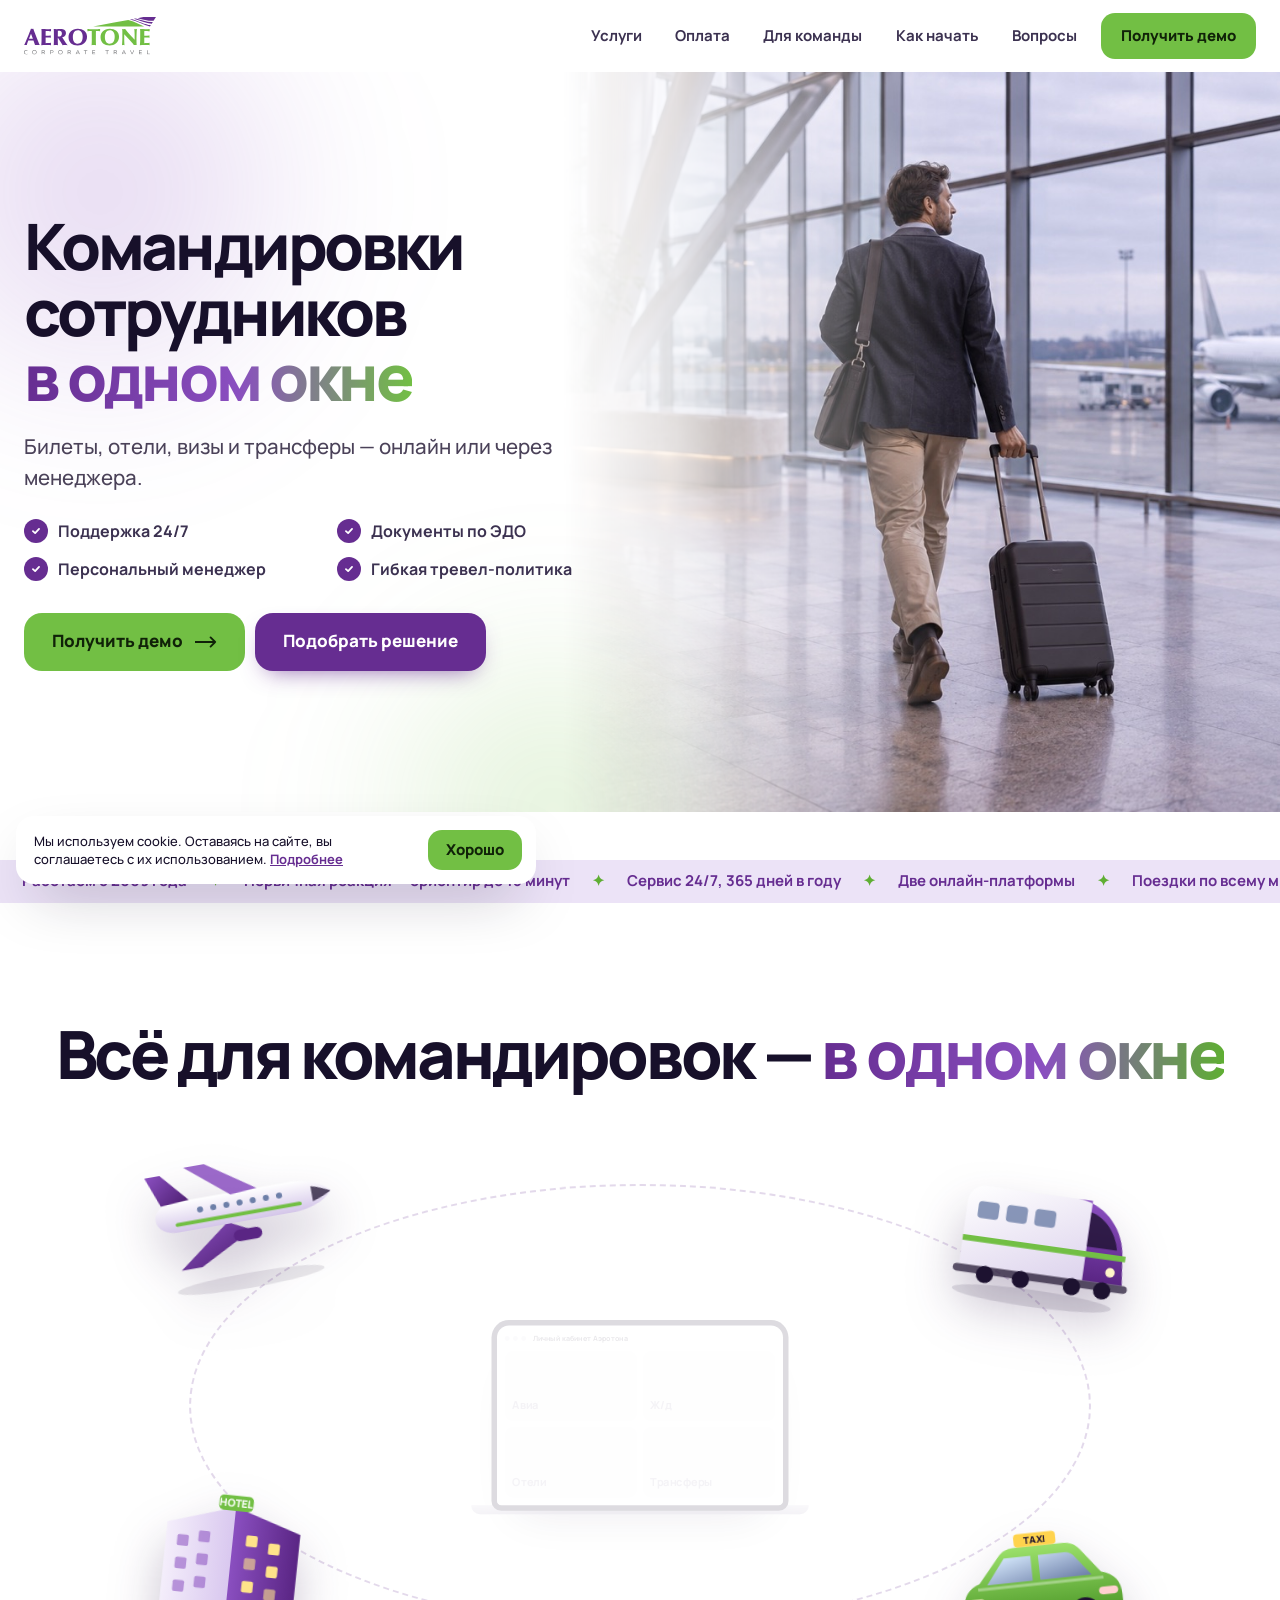
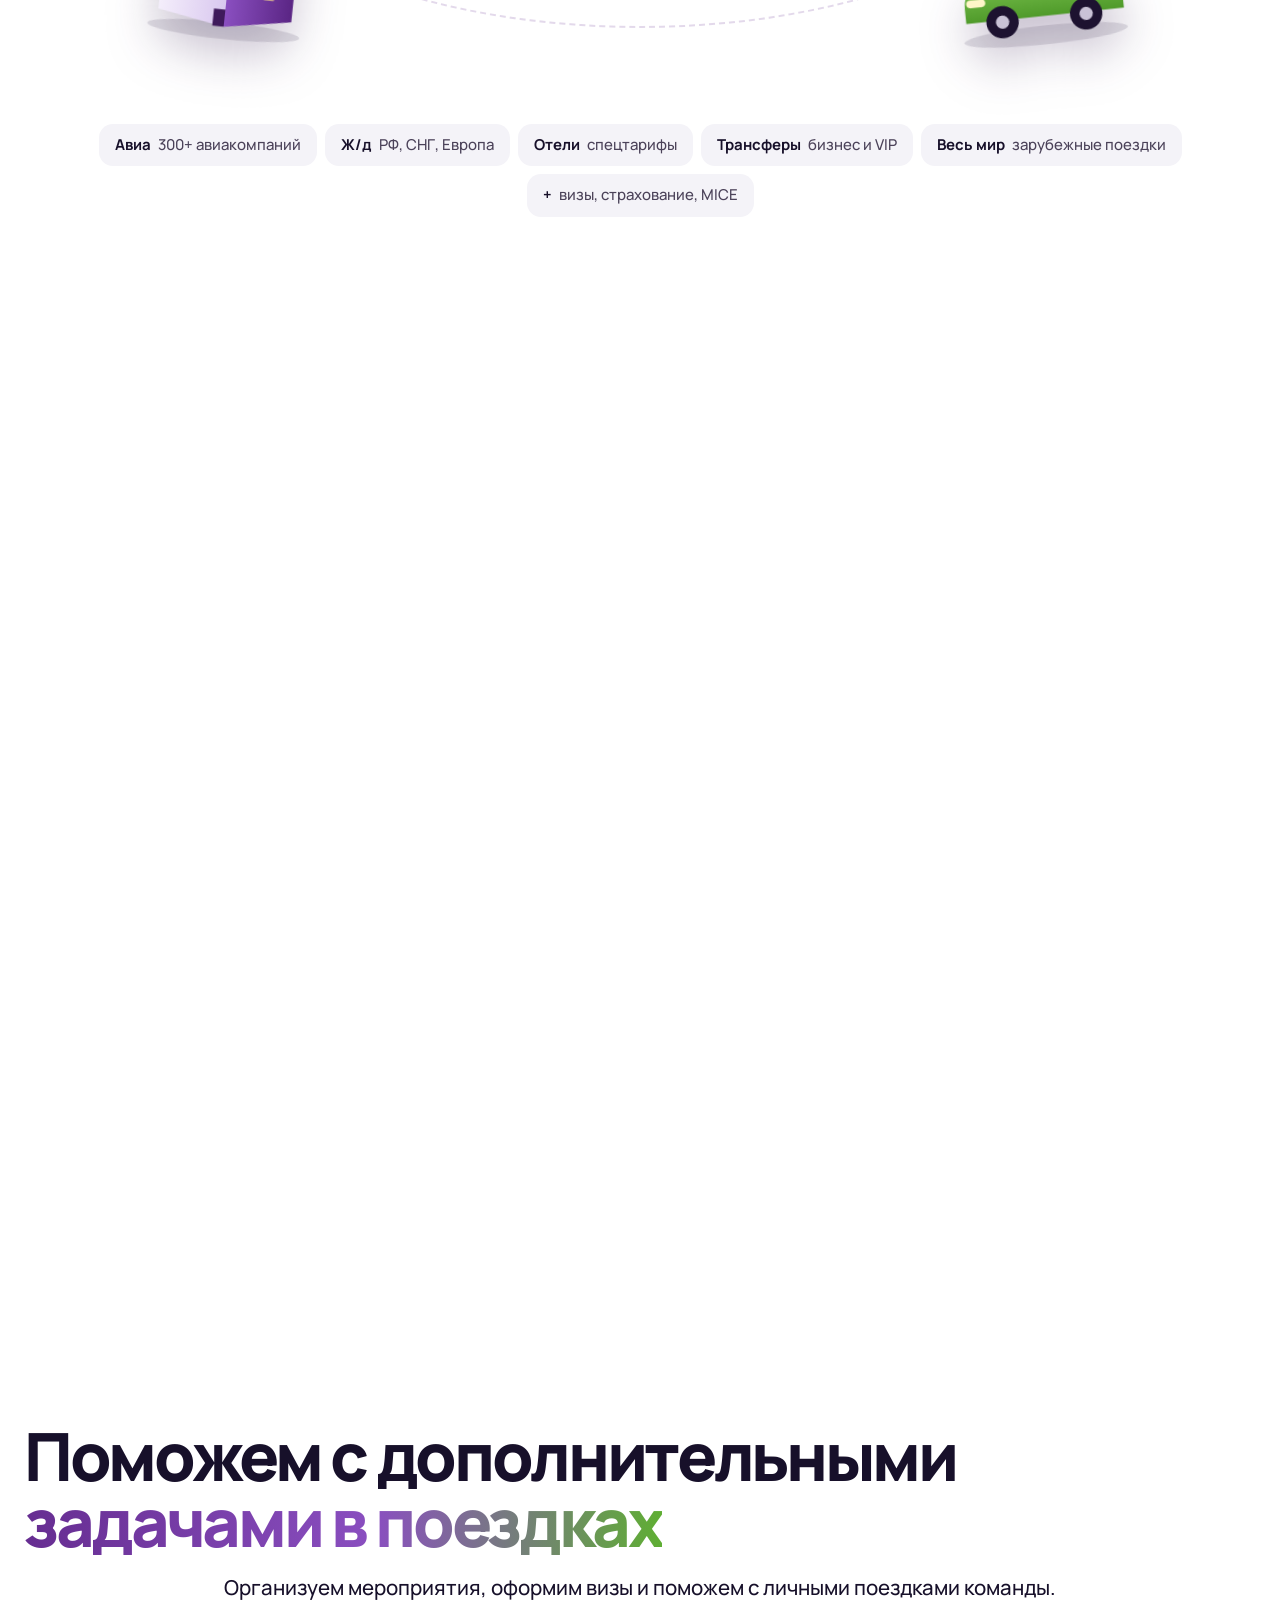
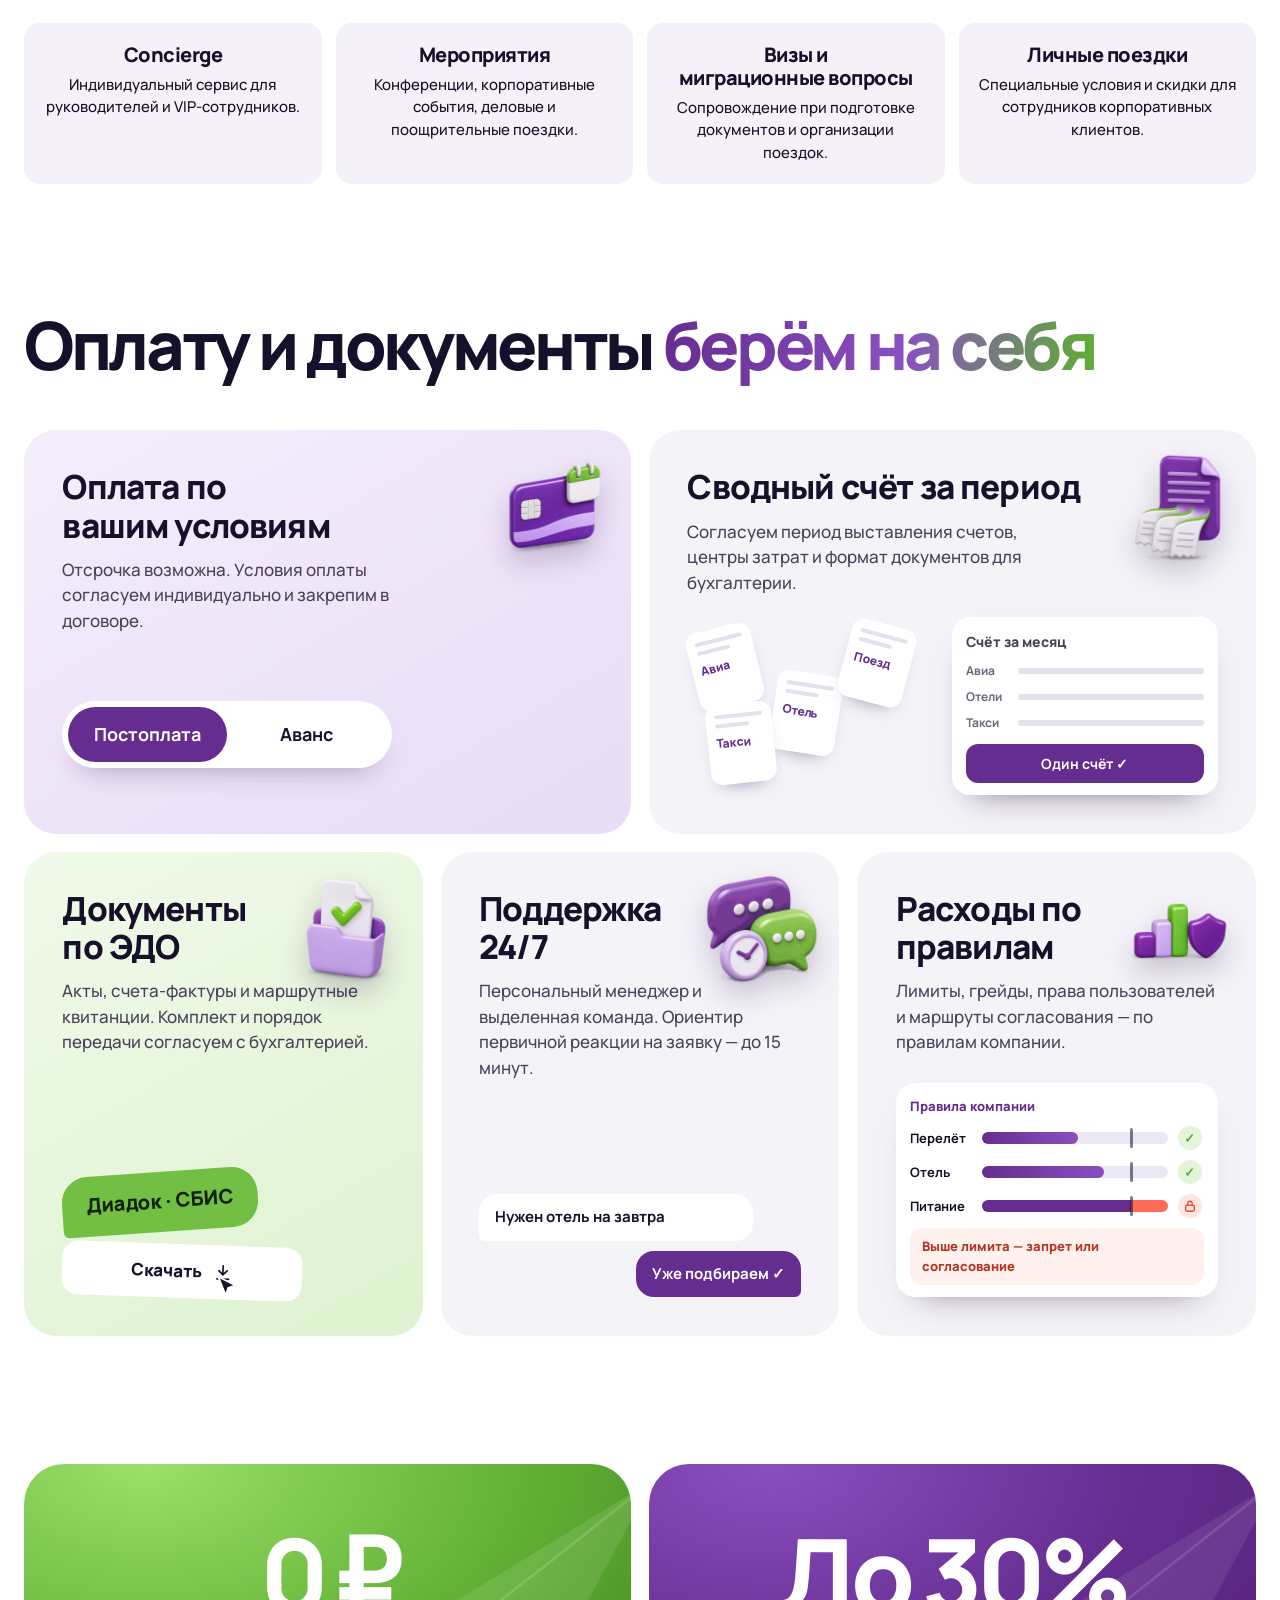
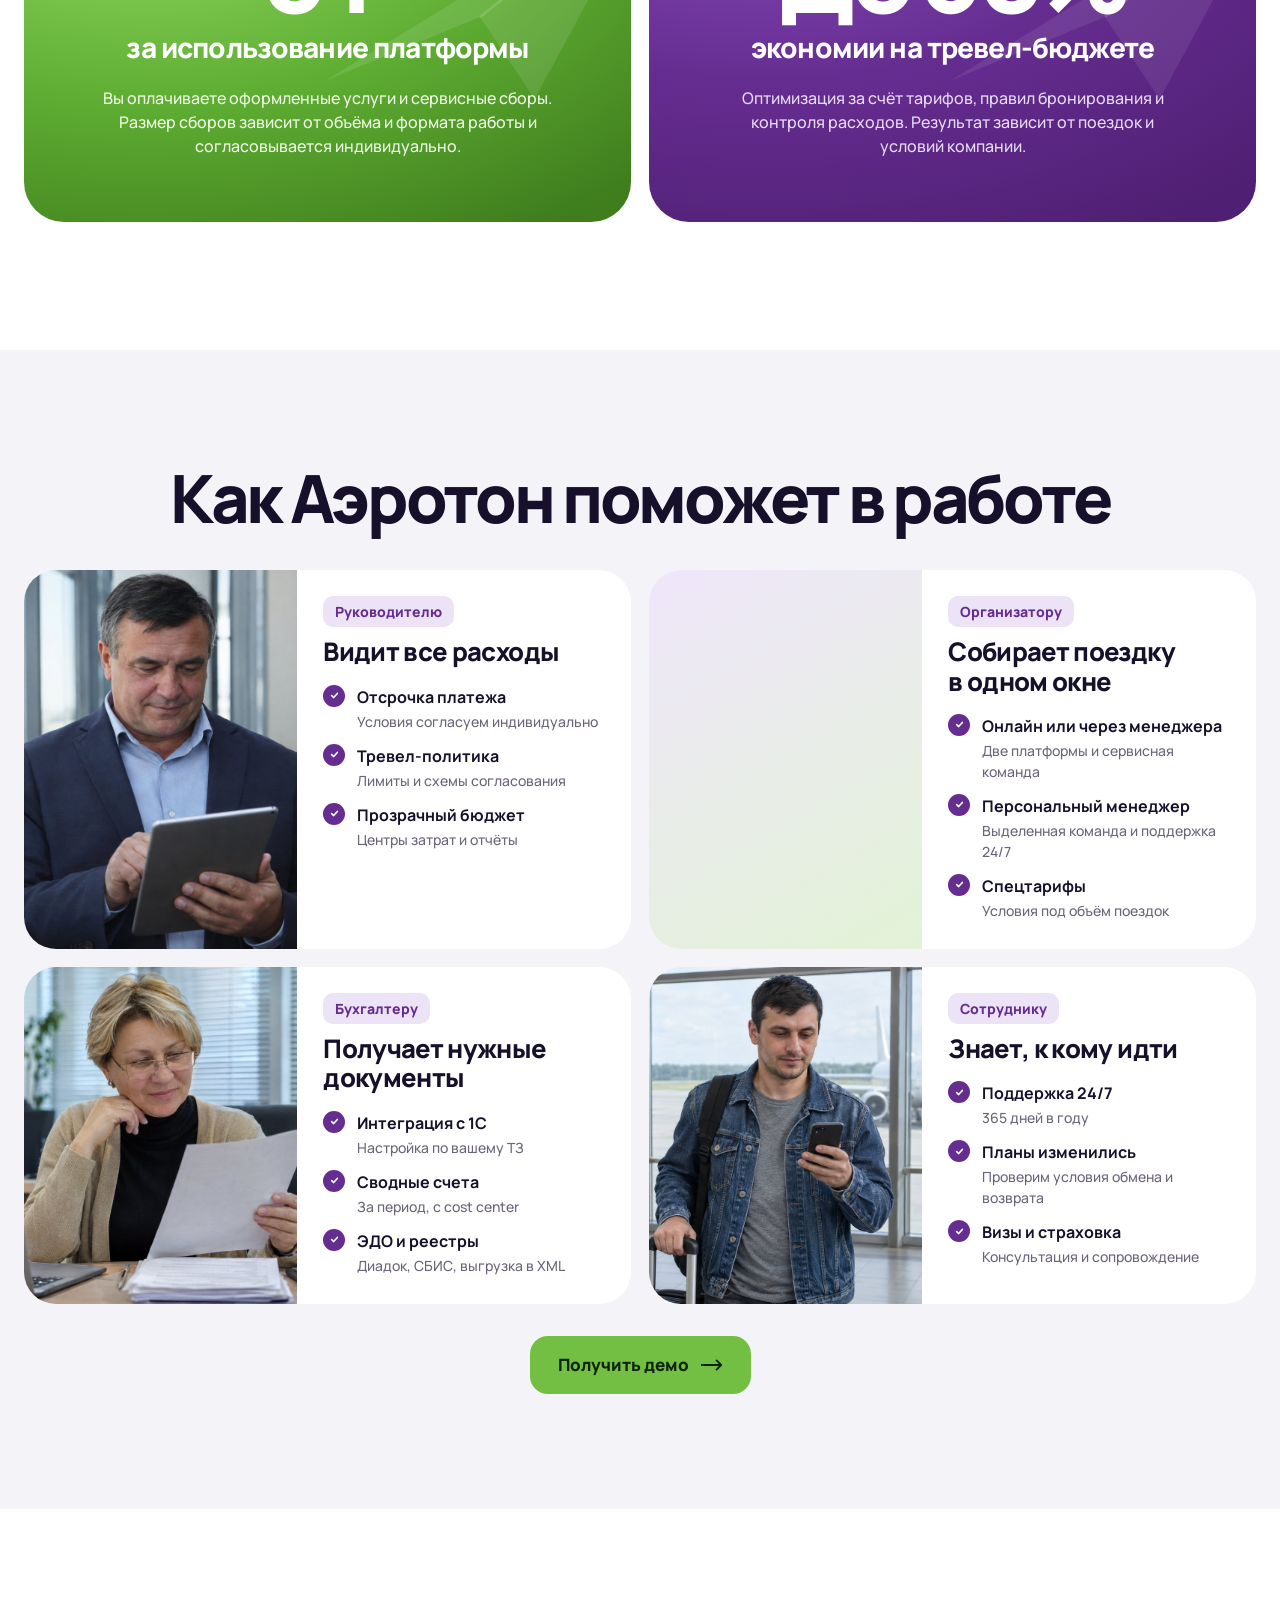
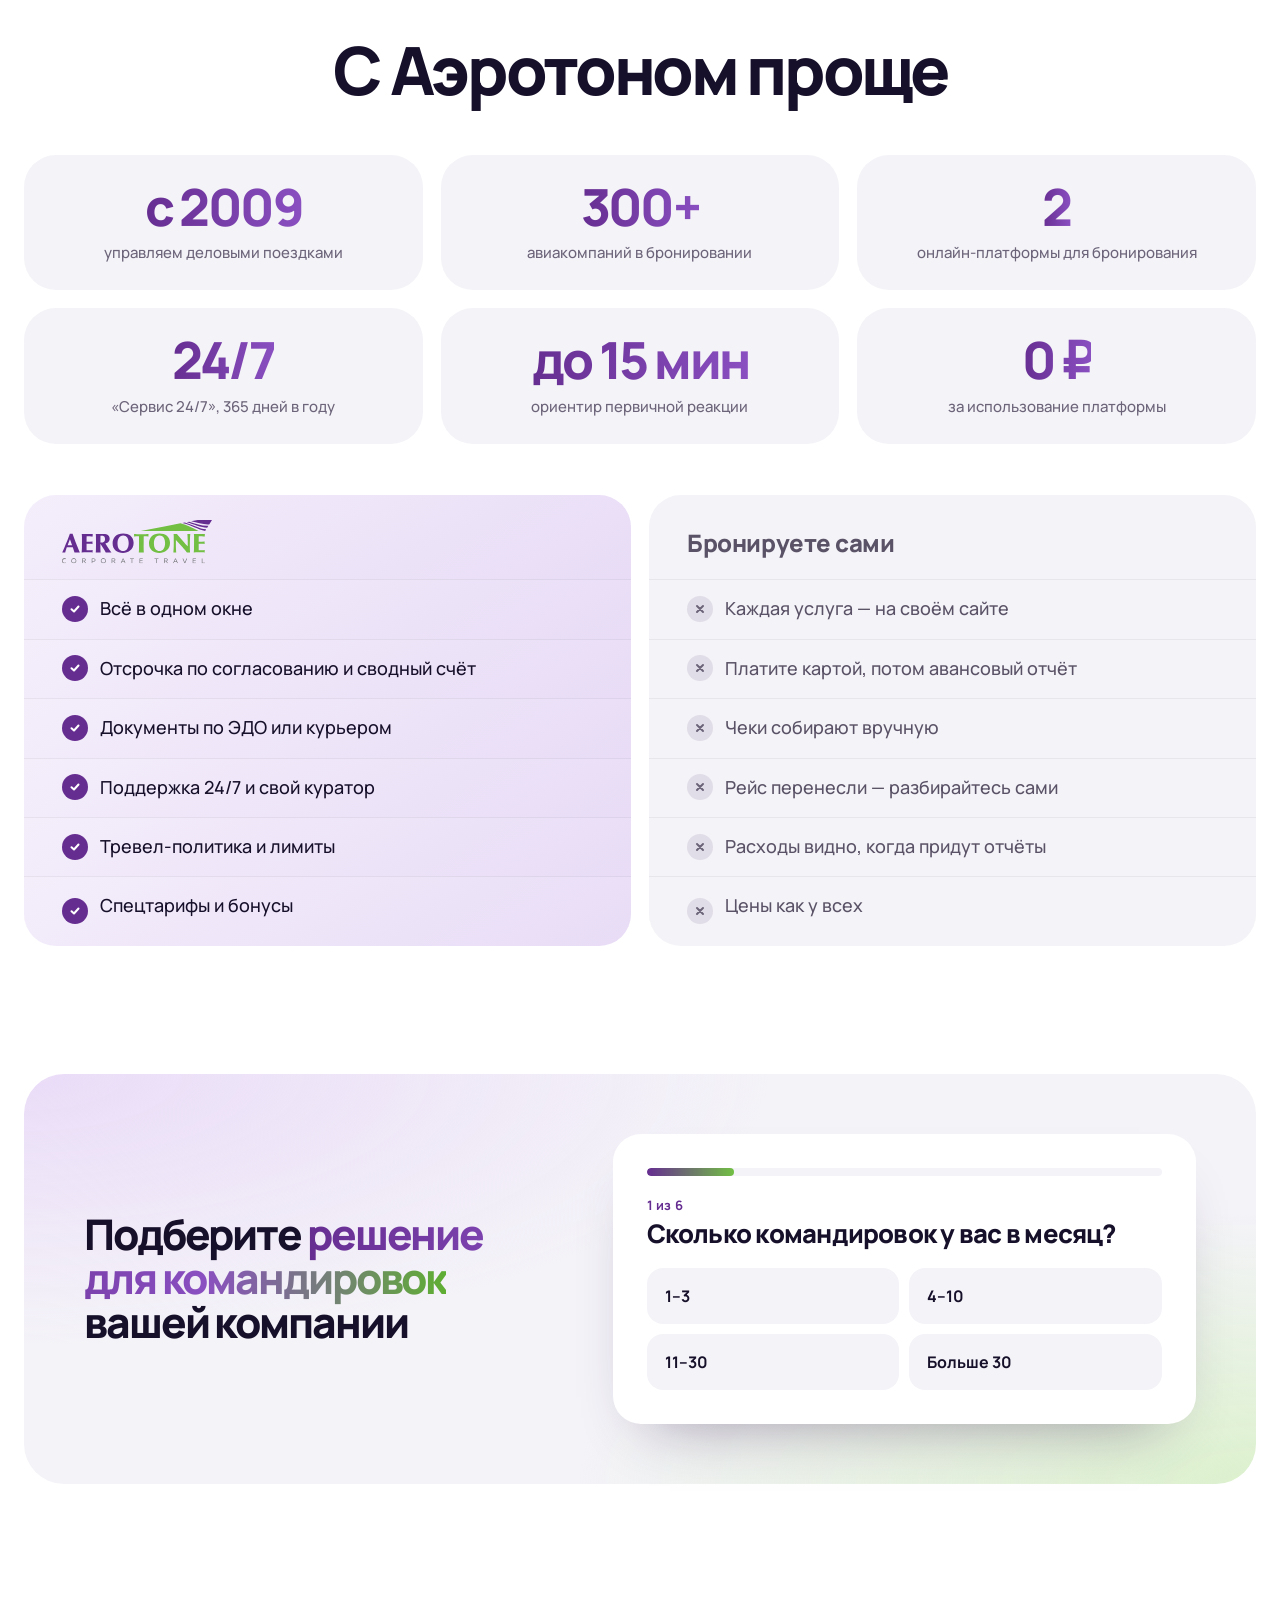
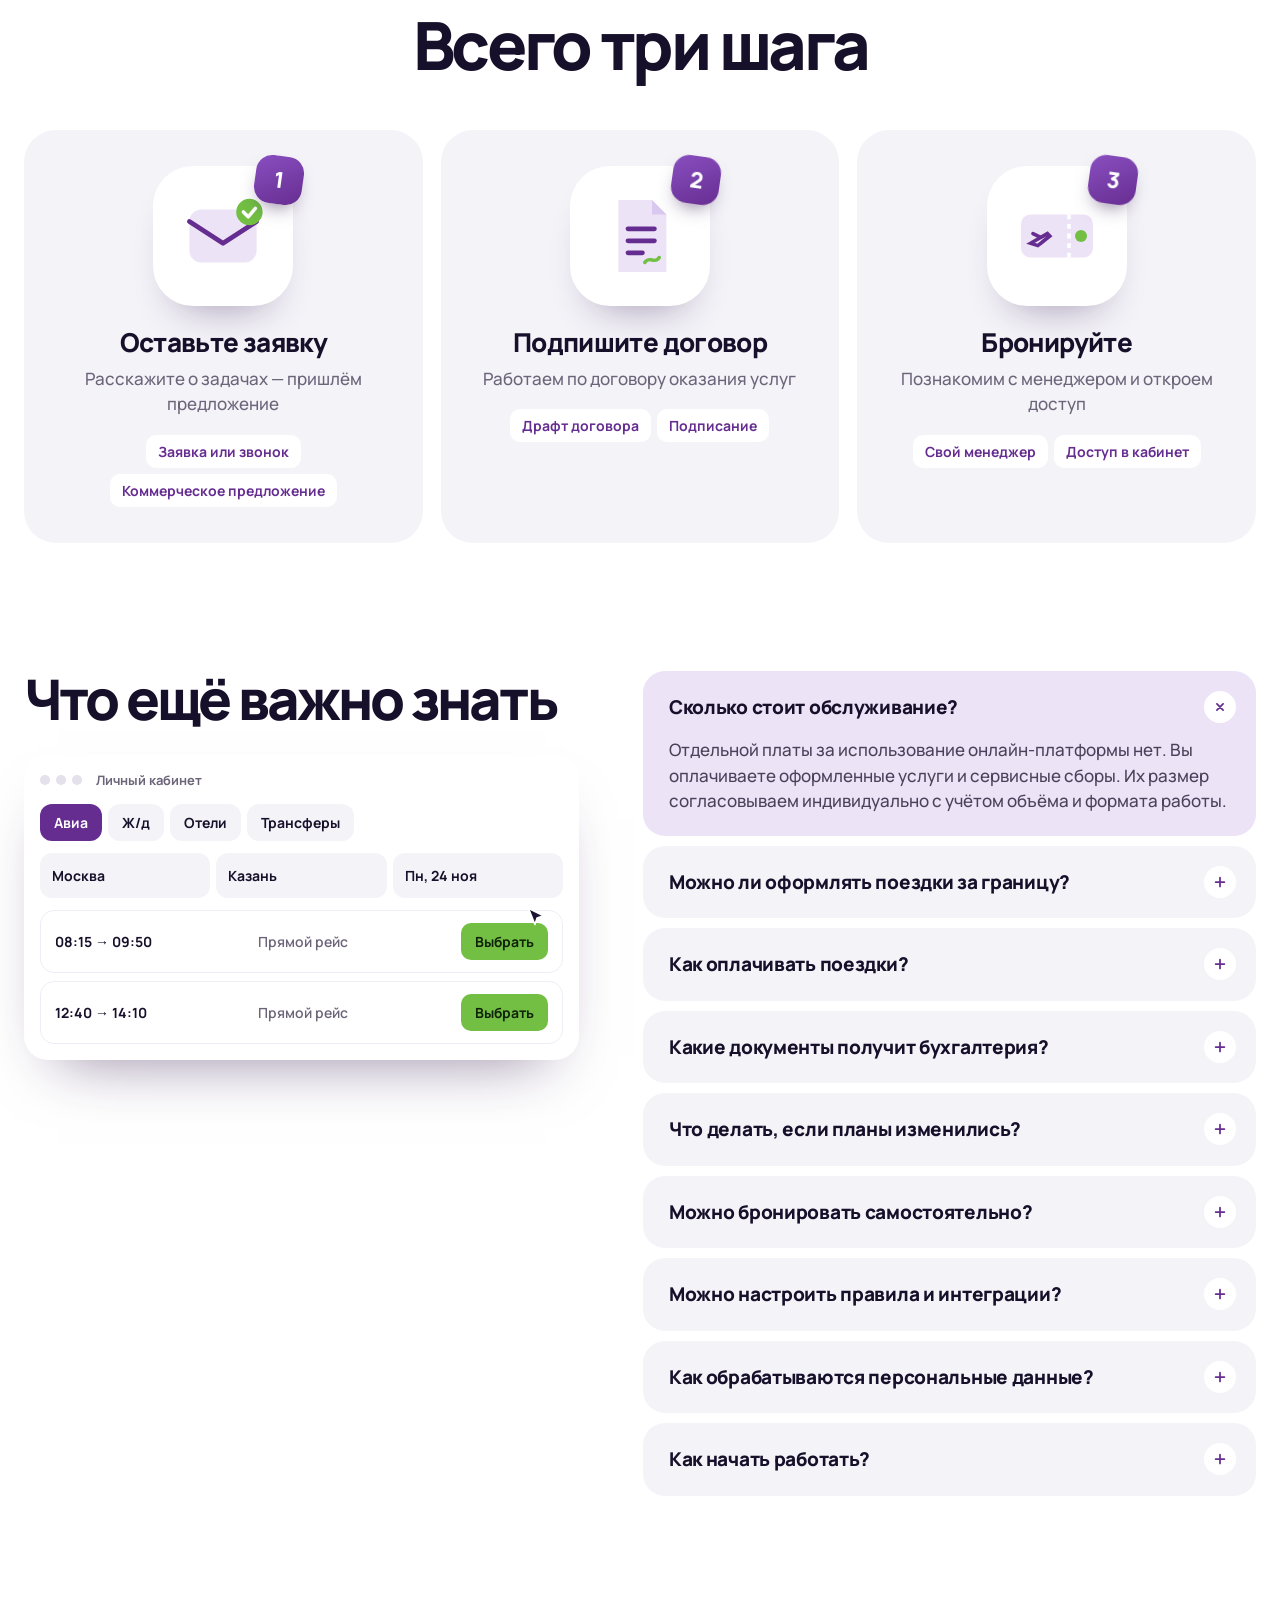
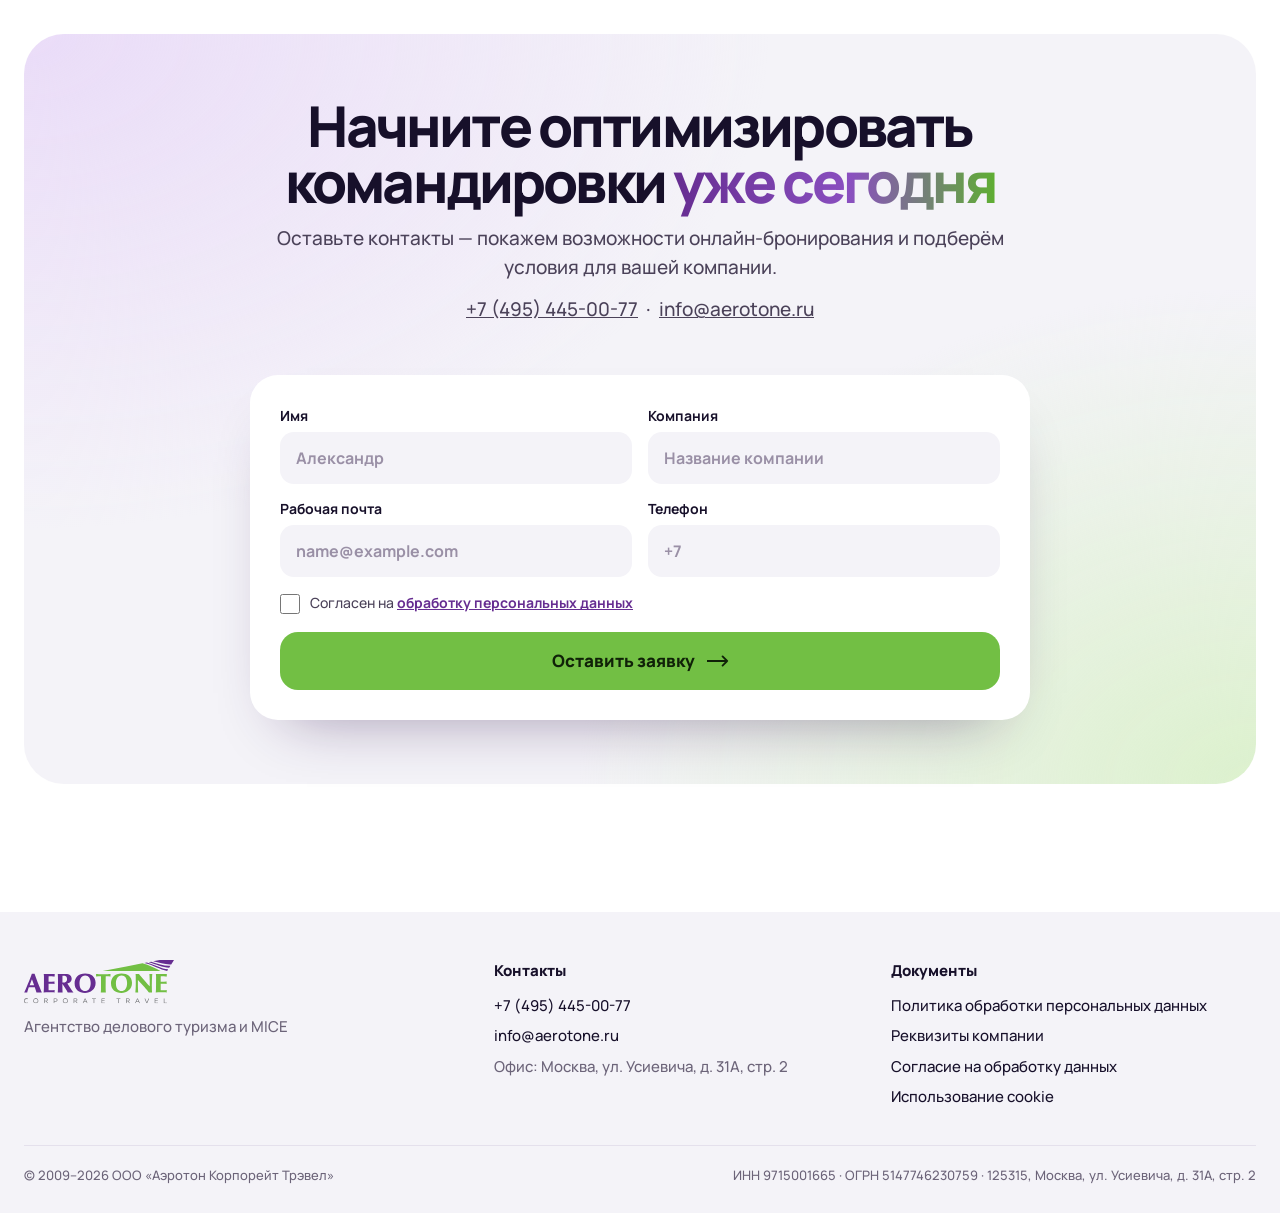
<file: index.html>
<!doctype html>
<html lang="ru">
<head>
  <meta charset="utf-8">
  <meta name="viewport" content="width=device-width, initial-scale=1">
  <meta name="robots" content="noindex, nofollow">
  <meta name="description" content="Аэротон — организация командировок в одном окне. Две онлайн-платформы, обслуживание через менеджеров, поддержка 24/7, тревел-политика и интеграции. С 2009 года.">
  <title>Аэротон — командировки для бизнеса</title>
  <link rel="stylesheet" href="styles.css">
  <script src="lead-config.js" defer></script>
  <script src="lead-form.js" defer></script>
  <script src="preview.js" defer></script>
</head>
<body>
  <a class="skip" href="#main">К содержанию</a>

  <header class="top" id="top">
    <div class="wrap top-in">
      <a class="brand" href="#top" aria-label="Аэротон, к началу"><img src="assets/logo.svg" width="160" height="47" alt="Аэротон"></a>
      <nav aria-label="Разделы лендинга">
        <a href="#services">Услуги</a>
        <a href="#money">Оплата</a>
        <a href="#roles">Для команды</a>
        <a href="#start">Как начать</a>
        <a href="#faq">Вопросы</a>
      </nav>
      <a class="btn btn-sm" href="#request">Получить демо</a>
    </div>
  </header>

  <main id="main">
    <!-- 1. Первый экран -->
    <section class="hl-hero" aria-labelledby="hero-title">
      <div class="blob b1" aria-hidden="true"></div>
      <div class="blob b2" aria-hidden="true"></div>
      <figure class="hl-photo"><img src="assets/airport-traveler.jpg" width="1320" height="880" alt="" fetchpriority="high"></figure>
      <div class="wrap hl-in">
        <div class="hl-copy">
          <h1 id="hero-title" data-r>Командировки сотрудников <em>в&nbsp;одном окне</em></h1>
          <p class="lead" data-r style="--d:.08s">Билеты, отели, визы и трансферы — онлайн или через менеджера.</p>
          <ul class="facts" data-r style="--d:.16s">
            <li>Поддержка 24/7</li><li>Документы по ЭДО</li><li>Персональный менеджер</li><li>Гибкая тревел-политика</li>
          </ul>
          <div class="hero-cta" data-r style="--d:.24s">
            <a class="btn" href="#request">Получить демо <svg class="arr" viewBox="0 0 24 12" aria-hidden="true"><path d="M0 6h22M17 1l5 5-5 5"/></svg></a>
            <a class="btn btn-purple" href="#quiz">Подобрать решение</a>
          </div>
        </div>
      </div>
    </section>

    <div class="ticker" aria-label="Коротко об Аэротоне">
    <div class="ticker-track">
      <span>Работаем с 2009 года</span><span>Первичная реакция — ориентир до 15 минут</span><span>Сервис 24/7, 365 дней в году</span><span>Две онлайн-платформы</span><span>Поездки по всему миру</span><span>Отсрочка по согласованию</span><span>ЭДО: Диадок, СБИС</span><span>300+ авиакомпаний</span>
      <span aria-hidden="true">Работаем с 2009 года</span><span aria-hidden="true">Первичная реакция — ориентир до 15 минут</span><span aria-hidden="true">Сервис 24/7, 365 дней в году</span><span aria-hidden="true">Две онлайн-платформы</span><span aria-hidden="true">Поездки по всему миру</span><span aria-hidden="true">Отсрочка по согласованию</span><span aria-hidden="true">ЭДО: Диадок, СБИС</span><span aria-hidden="true">300+ авиакомпаний</span>
    </div>
  </div>

    <!-- 2. Услуги: при прокрутке всё собирается в одну платформу -->
    <section class="merge" id="services" aria-labelledby="services-title">
      <div class="merge-sticky">
        <div class="wrap merge-head">
          <h2 id="services-title" class="h-big center">Всё для командировок&nbsp;— <span class="hl">в&nbsp;одном окне</span></h2>
        </div>
        <div class="merge-stage" aria-hidden="true">
          <div class="orbit"></div>
          <div class="win"><b>Поездка собрана!</b><span>Онлайн-бронирование и помощь менеджера</span><i></i><i></i><i></i><i></i><i></i><i></i><i></i><i></i><i></i><i></i><i></i><i></i></div>
          <div class="laptop">
            <div class="screen">
              <div class="scr-bar"><i></i><i></i><i></i><span>Личный кабинет Аэротона</span></div>
              <div class="tiles">
                <span class="tile" data-t="3"><b>Авиа</b></span>
                <span class="tile" data-t="2"><b>Ж/д</b></span>
                <span class="tile" data-t="1"><b>Отели</b></span>
                <span class="tile" data-t="0"><b>Трансферы</b></span>
              </div>
              
            </div>
            <div class="base"></div>
          </div>
          <svg class="fly f-plane" data-obj="3" viewBox="0 0 220 160">
            <defs>
              <linearGradient id="pF" x1="0" y1="0" x2="0" y2="1"><stop offset="0" stop-color="#ffffff"/><stop offset="1" stop-color="#d4c6e9"/></linearGradient>
              <linearGradient id="pW" x1="0" y1="0" x2="1" y2="1"><stop offset="0" stop-color="#8a4fc0"/><stop offset="1" stop-color="#4e1f72"/></linearGradient>
            </defs>
            <ellipse cx="110" cy="148" rx="78" ry="8" fill="#1d1230" opacity=".1"/>
            <path d="M96 84 40 126h22l58-30z" fill="url(#pW)"/>
            <path d="M22 70c0-10 10-16 22-16h120c22 0 38 8 44 16-6 8-22 16-44 16H44c-12 0-22-6-22-16z" fill="url(#pF)"/>
            <path d="M30 56 18 24h16l26 30z" fill="url(#pW)"/>
            <path d="M104 56 60 20h22l50 34z" fill="#8a4fc0" opacity=".85"/>
            <path d="M188 62c8 2 14 5 20 8-6 3-12 6-20 8z" fill="#1d1230" opacity=".75"/>
            <g fill="#6d7fa8"><circle cx="70" cy="66" r="3.2"/><circle cx="84" cy="66" r="3.2"/><circle cx="98" cy="66" r="3.2"/><circle cx="112" cy="66" r="3.2"/><circle cx="126" cy="66" r="3.2"/><circle cx="140" cy="66" r="3.2"/><circle cx="154" cy="66" r="3.2"/></g>
            <path d="M44 78h130" stroke="#72bf44" stroke-width="4" stroke-linecap="round"/>
            <rect x="100" y="94" width="30" height="12" rx="6" fill="#5a2584"/>
          </svg>
          <svg class="fly f-train" data-obj="2" viewBox="0 0 220 160">
            <defs>
              <linearGradient id="tB" x1="0" y1="0" x2="1" y2="1"><stop offset="0" stop-color="#ffffff"/><stop offset="1" stop-color="#d8cdea"/></linearGradient>
              <linearGradient id="tF" x1="0" y1="0" x2="0" y2="1"><stop offset="0" stop-color="#8a4fc0"/><stop offset="1" stop-color="#5a2584"/></linearGradient>
            </defs>
            <ellipse cx="110" cy="146" rx="84" ry="9" fill="#1d1230" opacity=".12"/>
            <path d="M30 54c0-10 8-18 18-18h96c26 0 50 22 54 50l4 34H30z" fill="url(#tB)"/>
            <path d="M144 36c26 0 50 22 54 50l4 34h-42V36z" fill="url(#tF)"/>
            <path d="M160 48c16 4 28 18 32 36h-32z" fill="#1d1230" opacity=".8"/>
            <g fill="#6d7fa8" opacity=".8"><rect x="42" y="52" width="22" height="18" rx="4"/><rect x="72" y="52" width="22" height="18" rx="4"/><rect x="102" y="52" width="22" height="18" rx="4"/></g>
            <path d="M30 92h172" stroke="#72bf44" stroke-width="6"/>
            <circle cx="188" cy="108" r="5" fill="#fff6c9"/>
            <rect x="24" y="120" width="184" height="8" rx="4" fill="#1d1230" opacity=".7"/>
            <circle cx="58" cy="128" r="9" fill="#1d1230"/><circle cx="96" cy="128" r="9" fill="#1d1230"/><circle cx="150" cy="128" r="9" fill="#1d1230"/><circle cx="182" cy="128" r="9" fill="#1d1230"/>
          </svg>
          <svg class="fly f-hotel" data-obj="1" viewBox="0 0 220 160">
            <defs>
              <linearGradient id="hL" x1="0" y1="0" x2="1" y2="0"><stop offset="0" stop-color="#f4eefb"/><stop offset="1" stop-color="#d9c8ef"/></linearGradient>
              <linearGradient id="hR" x1="0" y1="0" x2="1" y2="0"><stop offset="0" stop-color="#8a4fc0"/><stop offset="1" stop-color="#5a2584"/></linearGradient>
            </defs>
            <ellipse cx="110" cy="148" rx="80" ry="9" fill="#1d1230" opacity=".12"/>
            <path d="M40 40 110 18v126L40 132z" fill="url(#hL)"/>
            <path d="M110 18l70 22v92l-70 12z" fill="url(#hR)"/>
            <g fill="#8a4fc0" opacity=".55"><rect x="52" y="52" width="12" height="12" rx="2"/><rect x="74" y="46" width="12" height="12" rx="2"/><rect x="52" y="76" width="12" height="12" rx="2"/><rect x="74" y="70" width="12" height="12" rx="2"/><rect x="52" y="100" width="12" height="12" rx="2"/><rect x="74" y="94" width="12" height="12" rx="2"/></g>
            <g fill="#ffe38a"><rect x="124" y="46" width="12" height="12" rx="2"/><rect x="148" y="52" width="12" height="12" rx="2"/><rect x="124" y="70" width="12" height="12" rx="2" opacity=".6"/><rect x="148" y="76" width="12" height="12" rx="2"/><rect x="124" y="94" width="12" height="12" rx="2"/><rect x="148" y="100" width="12" height="12" rx="2" opacity=".6"/></g>
            <rect x="92" y="6" width="36" height="16" rx="5" fill="#72bf44"/>
            <text x="110" y="18" font-family="Manrope,Arial" font-size="11" font-weight="800" text-anchor="middle" fill="#fff">HOTEL</text>
            <path d="M98 144v-18h12v18" fill="#3f1a5c"/>
          </svg>
          <svg class="fly f-taxi" data-obj="0" viewBox="0 0 220 160">
            <defs>
              <linearGradient id="carB" x1="0" y1="0" x2="0" y2="1"><stop offset="0" stop-color="#9be06a"/><stop offset="1" stop-color="#4f9a2a"/></linearGradient>
              <linearGradient id="carW" x1="0" y1="0" x2="1" y2="1"><stop offset="0" stop-color="#d9ecff"/><stop offset="1" stop-color="#6d7fa8"/></linearGradient>
            </defs>
            <ellipse cx="110" cy="142" rx="86" ry="10" fill="#1d1230" opacity=".12"/>
            <path d="M28 108c0-14 6-22 18-26l22-26c4-5 10-8 17-8h52c7 0 13 3 17 8l20 26c14 4 20 12 20 26v14H28z" fill="url(#carB)"/>
            <path d="M74 58h28v26H54zM110 58h28c4 0 7 2 9 4l17 22h-54z" fill="url(#carW)"/>
            <rect x="86" y="34" width="44" height="14" rx="4" fill="#ffd34d"/>
            <text x="108" y="45" font-family="Manrope,Arial" font-size="10" font-weight="800" text-anchor="middle" fill="#1d1230">TAXI</text>
            <rect x="30" y="98" width="20" height="8" rx="4" fill="#fff6c9"/><rect x="170" y="98" width="20" height="8" rx="4" fill="#ffd0d0"/>
            <circle cx="66" cy="124" r="17" fill="#1d1230"/><circle cx="66" cy="124" r="7" fill="#c9c2d6"/>
            <circle cx="154" cy="124" r="17" fill="#1d1230"/><circle cx="154" cy="124" r="7" fill="#c9c2d6"/>
            <path d="M44 88h132" stroke="#ffffff" stroke-opacity=".35" stroke-width="3"/>
          </svg>
        </div>
        <ul class="merge-chips wrap">
          <li><b>Авиа</b> 300+ авиакомпаний</li>
          <li><b>Ж/д</b> РФ, СНГ, Европа</li>
          <li><b>Отели</b> спецтарифы</li>
          <li><b>Трансферы</b> бизнес и VIP</li>
          <li><b>Весь мир</b> зарубежные поездки</li>
          <li><b>+</b> визы, страхование, MICE</li>
        </ul>
      </div>
    </section>

    <section class="wrap sect extra-services" aria-labelledby="extra-title">
      <h2 id="extra-title" class="h-big" data-r>Поможем с дополнительными <span class="hl">задачами в поездках</span></h2>
      <p class="lead" data-r>Организуем мероприятия, оформим визы и поможем с личными поездками команды.</p>
      <div class="extra-grid" data-r>
        <article><h3>Concierge</h3><p>Индивидуальный сервис для руководителей и VIP-сотрудников.</p></article>
        <article><h3>Мероприятия</h3><p>Конференции, корпоративные события, деловые и поощрительные поездки.</p></article>
        <article><h3>Визы и миграционные вопросы</h3><p>Сопровождение при подготовке документов и организации поездок.</p></article>
        <article><h3>Личные поездки</h3><p>Специальные условия и скидки для сотрудников корпоративных клиентов.</p></article>
      </div>
    </section>

    <!-- 3. Деньги и документы -->
    <section class="wrap sect" id="money" aria-labelledby="money-title">
      <h2 id="money-title" class="h-big" data-r>Оплату и документы <span class="hl">берём на&nbsp;себя</span></h2>
      <div class="bento">
        <article class="card c-a" data-r>
          <span class="card-ico slot" aria-hidden="true"><img src="assets/icons/pay.png" alt=""><i>💳</i></span>
          <h3>Оплата по вашим условиям</h3>
          <p>Отсрочка возможна. Условия оплаты согласуем индивидуально и закрепим в договоре.</p>
          <div class="ill-switch" aria-hidden="true"><span class="sw"><b>Постоплата</b><b>Аванс</b><i></i></span></div>
        </article>
        <article class="card c-b" data-r style="--d:.08s">
          <span class="card-ico slot" aria-hidden="true"><img src="assets/icons/invoice.png" alt=""><i>🧾</i></span>
          <h3>Сводный счёт за период</h3>
          <p>Согласуем период выставления счетов, центры затрат и формат документов для бухгалтерии.</p>
          <div class="ill-inv" aria-hidden="true">
            <div class="inv-pile"><span class="dc d1"><i></i><i></i><b>Авиа</b></span><span class="dc d2"><i></i><i></i><b>Отель</b></span><span class="dc d3"><i></i><i></i><b>Такси</b></span><span class="dc d4"><i></i><i></i><b>Поезд</b></span></div>
            <div class="inv-card"><p>Счёт за месяц</p><span class="ln r1"><em>Авиа</em><u></u></span><span class="ln r2"><em>Отели</em><u></u></span><span class="ln r3"><em>Такси</em><u></u></span><b class="inv-total">Один счёт ✓</b></div>
          </div>
        </article>
        <article class="card c-c" data-r>
          <span class="card-ico slot" aria-hidden="true"><img src="assets/icons/docs.png" alt=""><i>📄</i></span>
          <h3>Документы по ЭДО</h3>
          <p>Акты, счета-фактуры и маршрутные квитанции. Комплект и порядок передачи согласуем с бухгалтерией.</p>
          <div class="ill-docs" aria-hidden="true">
            <span class="bubble-tag">Диадок · СБИС</span>
            <span class="dl">Скачать <svg viewBox="0 0 24 24"><path d="M12 4v11M7 10l5 5 5-5M5 20h14"/></svg></span>
            <svg class="cursor" viewBox="0 0 24 24"><path d="M5 3l14 7-6 2-2 6z" fill="#1d1230" stroke="#fff" stroke-width="1.5" stroke-linejoin="round"/></svg>
          </div>
        </article>
        <article class="card c-d" data-r style="--d:.08s">
          <span class="card-ico slot" aria-hidden="true"><img src="assets/icons/support.png" alt=""><i>💬</i></span>
          <h3>Поддержка 24/7</h3>
          <p>Персональный менеджер и выделенная команда. Ориентир первичной реакции на заявку — до 15 минут.</p>
          <div class="ill-chat" aria-hidden="true"><span class="msg m-in">Нужен отель на завтра</span><span class="msg m-out">Уже подбираем ✓</span></div>
        </article>
        <article class="card c-e" data-r style="--d:.16s">
          <span class="card-ico slot" aria-hidden="true"><img src="assets/icons/control.png" alt=""><i>📊</i></span>
          <h3>Расходы по правилам</h3>
          <p>Лимиты, грейды, права пользователей и маршруты согласования — по правилам компании.</p>
          <div class="ill-rules" aria-hidden="true">
            <span class="rt">Правила компании</span>
            <div class="rl"><span>Перелёт</span><div class="trk"><i class="f f1"></i><u></u></div><em class="ok">✓</em></div>
            <div class="rl"><span>Отель</span><div class="trk"><i class="f f2"></i><u></u></div><em class="ok">✓</em></div>
            <div class="rl over"><span>Питание</span><div class="trk"><i class="f f3"></i><u></u></div><em class="no"><svg viewBox="0 0 16 16"><rect x="3" y="7" width="10" height="7" rx="2"/><path d="M5.5 7V5a2.5 2.5 0 0 1 5 0v2"/></svg></em></div>
            <div class="rule-msg">Выше лимита — запрет или согласование</div>
          </div>
        </article>
      </div>
    </section>

    <!-- 4. Сильный тезис -->
    <section class="wrap sect" aria-label="Стоимость платформы и оптимизация бюджета">
      <div class="banners">
        <div class="banner banner-free" data-r>
          <svg class="banner-plane" viewBox="0 0 400 300" aria-hidden="true"><path d="M20 260 380 40 250 280 190 190Z" fill="#fff" fill-opacity=".1"/><path d="M190 190 380 40" stroke="#fff" stroke-opacity=".14" stroke-width="3"/></svg>
          <p class="banner-k">0 ₽</p>
          <p class="banner-t">за использование платформы</p>
          <p class="banner-s">Вы оплачиваете оформленные услуги и сервисные сборы. Размер сборов зависит от объёма и формата работы и согласовывается индивидуально.</p>
        </div>
        <div class="banner banner-save" data-r style="--d:.08s">
        <svg class="banner-plane" viewBox="0 0 400 300" aria-hidden="true"><path d="M20 260 380 40 250 280 190 190Z" fill="#fff" fill-opacity=".08"/><path d="M190 190 380 40" stroke="#fff" stroke-opacity=".12" stroke-width="3"/></svg>
        <p class="banner-k">До 30%</p>
        <p class="banner-t">экономии на тревел-бюджете</p>
        <p class="banner-s">Оптимизация за счёт тарифов, правил бронирования и контроля расходов. Результат зависит от поездок и условий компании.</p>
      </div>
      </div>
    </section>

    <!-- 5. Роли: 4 открытые карточки -->
    <section class="roles-sect" id="roles" aria-labelledby="roles-title">
      <div class="wrap">
        <h2 id="roles-title" class="h-big center" data-r>Как Аэротон поможет в&nbsp;работе</h2>
        <div class="rcards">
          <article class="rcard" data-r>
            <figure class="role-photo slot"><img src="assets/role-boss.jpg" alt="" loading="lazy" decoding="async"><figcaption>Фото руководителя · assets/role-boss.jpg</figcaption></figure>
            <div class="rcard-body">
              <p class="rlabel">Руководителю</p>
              <h3>Видит все расходы</h3>
              <ul class="ticks"><li><b>Отсрочка платежа</b><span>Условия согласуем индивидуально</span></li><li><b>Тревел-политика</b><span>Лимиты и схемы согласования</span></li><li><b>Прозрачный бюджет</b><span>Центры затрат и отчёты</span></li></ul>
            </div>
          </article>
          <article class="rcard" data-r style="--d:.08s">
            <figure class="role-photo slot"><img src="assets/role-organizer.jpg" alt="" loading="lazy" decoding="async"><figcaption>Фото организатора · assets/role-organizer.jpg</figcaption></figure>
            <div class="rcard-body">
              <p class="rlabel">Организатору</p>
              <h3>Собирает поездку в&nbsp;одном окне</h3>
              <ul class="ticks"><li><b>Онлайн или через менеджера</b><span>Две платформы и сервисная команда</span></li><li><b>Персональный менеджер</b><span>Выделенная команда и поддержка 24/7</span></li><li><b>Спецтарифы</b><span>Условия под объём поездок</span></li></ul>
            </div>
          </article>
          <article class="rcard" data-r>
            <figure class="role-photo slot"><img src="assets/role-accountant.jpg" alt="" loading="lazy" decoding="async"><figcaption>Фото бухгалтера · assets/role-accountant.jpg</figcaption></figure>
            <div class="rcard-body">
              <p class="rlabel">Бухгалтеру</p>
              <h3>Получает нужные документы</h3>
              <ul class="ticks"><li><b>Интеграция с 1С</b><span>Настройка по вашему ТЗ</span></li><li><b>Сводные счета</b><span>За период, с cost center</span></li><li><b>ЭДО и реестры</b><span>Диадок, СБИС, выгрузка в XML</span></li></ul>
            </div>
          </article>
          <article class="rcard" data-r style="--d:.08s">
            <figure class="role-photo slot"><img src="assets/role-employee.jpg" alt="" loading="lazy" decoding="async"><figcaption>Фото сотрудника · assets/role-employee.jpg</figcaption></figure>
            <div class="rcard-body">
              <p class="rlabel">Сотруднику</p>
              <h3>Знает, к&nbsp;кому идти</h3>
              <ul class="ticks"><li><b>Поддержка 24/7</b><span>365 дней в году</span></li><li><b>Планы изменились</b><span>Проверим условия обмена и возврата</span></li><li><b>Визы и страховка</b><span>Консультация и сопровождение</span></li></ul>
            </div>
          </article>
        </div>
        <p class="center rcta" data-r><a class="btn" href="#request">Получить демо <svg class="arr" viewBox="0 0 24 12" aria-hidden="true"><path d="M0 6h22M17 1l5 5-5 5"/></svg></a></p>
      </div>
    </section>

    <!-- 6. Сравнение -->
    <section class="wrap sect" id="compare" aria-labelledby="compare-title">
      <h2 id="compare-title" class="h-big center" data-r>С Аэротоном проще</h2>

      <ul class="stats" data-r>
        <li><b>с 2009</b><span>управляем деловыми поездками</span></li>
        <li><b>300+</b><span>авиакомпаний в бронировании</span></li>
        <li><b>2</b><span>онлайн-платформы для бронирования</span></li>
        <li><b>24/7</b><span>«Сервис 24/7», 365 дней в году</span></li>
        <li><b>до 15 мин</b><span>ориентир первичной реакции</span></li>
        <li><b>0 ₽</b><span>за использование платформы</span></li>
      </ul>
      <div class="cmpgrid" role="table" aria-label="Сравнение: с Аэротоном и самостоятельное бронирование" data-r>
        <div class="cmp-row cmp-head" role="row"><div class="cmp-cell yes" role="columnheader"><img src="assets/logo.svg" width="120" height="35" alt="Аэротон"></div><div class="cmp-cell no" role="columnheader">Бронируете сами</div></div>
        <div class="cmp-row" role="row"><div class="cmp-cell yes" role="cell">Всё в одном окне</div><div class="cmp-cell no" role="cell">Каждая услуга — на своём сайте</div></div>
        <div class="cmp-row" role="row"><div class="cmp-cell yes" role="cell">Отсрочка по согласованию и сводный счёт</div><div class="cmp-cell no" role="cell">Платите картой, потом авансовый отчёт</div></div>
        <div class="cmp-row" role="row"><div class="cmp-cell yes" role="cell">Документы по ЭДО или курьером</div><div class="cmp-cell no" role="cell">Чеки собирают вручную</div></div>
        <div class="cmp-row" role="row"><div class="cmp-cell yes" role="cell">Поддержка 24/7 и свой куратор</div><div class="cmp-cell no" role="cell">Рейс перенесли — разбирайтесь сами</div></div>
        <div class="cmp-row" role="row"><div class="cmp-cell yes" role="cell">Тревел-политика и лимиты</div><div class="cmp-cell no" role="cell">Расходы видно, когда придут отчёты</div></div>
        <div class="cmp-row" role="row"><div class="cmp-cell yes" role="cell">Спецтарифы и бонусы</div><div class="cmp-cell no" role="cell">Цены как у всех</div></div>
      </div>
    </section>

    <!-- Мягкий вход: мини-квиз -->
    <section class="wrap sect" id="quiz" aria-labelledby="quiz-title">
      <div class="quiz" data-r>
        <div class="quiz-head">
          <h2 id="quiz-title" class="h-big">Подберите <span class="hl">решение для командировок</span> вашей компании</h2>
        </div>
        <div class="quiz-box" data-step="1">
          <div class="quiz-progress" aria-hidden="true"><i></i></div>
          <div class="qstep" data-q="1">
            <p class="qq"><span class="qn">1 из 6</span>Сколько командировок у вас в месяц?</p>
            <div class="opts two"><button type="button" data-v="2">1–3</button><button type="button" data-v="7">4–10</button><button type="button" data-v="20">11–30</button><button type="button" data-v="40">Больше 30</button></div>
          </div>
          <div class="qstep" data-q="2" hidden>
            <p class="qq"><span class="qn">2 из 6</span>Куда ездят чаще всего?</p>
            <div class="opts two"><button type="button" data-v="ru">По России</button><button type="button" data-v="cis">СНГ и ближнее зарубежье</button><button type="button" data-v="world">Дальнее зарубежье</button><button type="button" data-v="mix">По-разному</button></div>
          </div>
          <div class="qstep" data-q="3" hidden>
            <p class="qq"><span class="qn">3 из 6</span>Сколько обычно длится поездка?</p>
            <div class="opts"><button type="button" data-v="short">1–2 дня</button><button type="button" data-v="mid">3–5 дней</button><button type="button" data-v="long">Неделя и больше</button></div>
          </div>
          <div class="qstep" data-q="4" hidden>
            <p class="qq"><span class="qn">4 из 6</span>Как вы оформляете поездки сейчас?</p>
            <div class="opts"><button type="button" data-v="self">Сотрудники сами, потом авансовые отчёты</button><button type="button" data-v="office">Через офис-менеджера</button><button type="button" data-v="agency">Через агентство</button><button type="button" data-v="platform">Через другую платформу</button></div>
          </div>
          <div class="qstep" data-q="5" hidden>
            <p class="qq"><span class="qn">5 из 6</span>Как бухгалтерия получает документы?</p>
            <div class="opts"><button type="button" data-v="manual">Собираем вручную: чеки, письма, курьеры</button><button type="button" data-v="part">Часть приходит сама, остальное вручную</button><button type="button" data-v="edo">Всё приходит по ЭДО</button></div>
          </div>
          <div class="qstep" data-q="6" hidden>
            <p class="qq"><span class="qn">6 из 6</span>Есть ли у вас правила и лимиты на поездки?</p>
            <div class="opts"><button type="button" data-v="none">Нет, каждый решает сам</button><button type="button" data-v="manual">Есть, но проверяем вручную</button><button type="button" data-v="auto">Есть, и они работают автоматически</button></div>
          </div>
          <div class="qresult" hidden aria-live="polite">
            <p class="qr-lead">Что обсудить на демо</p>
            <p class="qr-ctx"></p>
            <p class="qr-verdict"></p>
            <div class="qr-cta">
              <button class="btn" type="button" data-quiz-open aria-expanded="false" aria-controls="quiz-lead-form">Получить персональное предложение <svg class="arr" viewBox="0 0 24 12" aria-hidden="true"><path d="M0 6h22M17 1l5 5-5 5"/></svg></button>
            </div>
            <form id="quiz-lead-form" data-lead-form="quiz" method="post" hidden>
              <fieldset disabled>
                <legend class="sr">Контакты для персонального предложения</legend>
                <div class="fields">
                  <label>Рабочая почта<input name="email" type="email" autocomplete="email" required maxlength="254" placeholder="name@example.com"></label>
                  <label>Телефон<input name="phone" type="tel" autocomplete="tel" required maxlength="30" placeholder="+7"></label>
                </div>
                <input name="website" class="sr" tabindex="-1" autocomplete="off" aria-hidden="true">
                <div class="agreement"><input id="quiz-agree" type="checkbox" name="consent" required aria-labelledby="quiz-agree-text"><label id="quiz-agree-text" for="quiz-agree">Согласен на <a href="privacy.html#consent" target="_blank" rel="noopener">обработку персональных данных</a></label></div>
                <button class="btn btn-block" type="submit">Получить предложение</button>
              </fieldset>
              <p class="form-status" role="status" aria-live="polite"></p>
            </form>
            <button class="quiz-reset" type="button" data-qreset>Пройти заново</button>
            <p class="qr-note">Экономию можно оценить после анализа реальных поездок, текущих расходов и сервисных сборов.</p>
          </div>
          <button class="qback" type="button" hidden>← Назад</button>
        </div>
      </div>
    </section>

    <!-- 7. Как начать -->
    <section class="wrap sect" id="start" aria-labelledby="start-title">
      <h2 id="start-title" class="h-big center" data-r>Всего три шага</h2>
      <ol class="steps">
        <li data-r>
          <div class="step-ill"><svg viewBox="0 0 80 80" aria-hidden="true"><rect x="12" y="18" width="56" height="44" rx="10" fill="#ece3f7"/><path d="M12 28l28 18 28-18" fill="none" stroke="#662d91" stroke-width="4" stroke-linecap="round" stroke-linejoin="round"/><circle cx="62" cy="20" r="11" fill="#72bf44"/><path d="M57 20l4 4 6-7" fill="none" stroke="#fff" stroke-width="3" stroke-linecap="round" stroke-linejoin="round"/></svg><span class="num">1</span></div>
          <h3>Оставьте заявку</h3>
          <p>Расскажите о задачах — пришлём предложение</p>
          <ul class="mini"><li>Заявка или звонок</li><li>Коммерческое предложение</li></ul>
        </li>
        <li data-r style="--d:.1s">
          <div class="step-ill"><svg viewBox="0 0 80 80" aria-hidden="true"><path d="M22 10h28l12 12v48H22z" fill="#ece3f7"/><path d="M50 10v12h12" fill="#d9c8ef"/><path d="M30 34h22M30 44h22M30 54h12" stroke="#662d91" stroke-width="4" stroke-linecap="round"/><path d="M44 62c4-6 8 2 12-4" fill="none" stroke="#72bf44" stroke-width="3" stroke-linecap="round"/></svg><span class="num">2</span></div>
          <h3>Подпишите договор</h3>
          <p>Работаем по договору оказания услуг</p>
          <ul class="mini"><li>Драфт договора</li><li>Подписание</li></ul>
        </li>
        <li data-r style="--d:.2s">
          <div class="step-ill"><svg viewBox="0 0 80 80" aria-hidden="true"><rect x="10" y="22" width="60" height="36" rx="8" fill="#ece3f7"/><path d="M50 22v36" stroke="#fff" stroke-width="3" stroke-dasharray="4 4"/><path d="M18 46l14-8 2 2-10 8zM20 38l6 3" stroke="#662d91" stroke-width="3" stroke-linecap="round" fill="none"/><circle cx="60" cy="40" r="5" fill="#72bf44"/></svg><span class="num">3</span></div>
          <h3>Бронируйте</h3>
          <p>Познакомим с менеджером и откроем доступ</p>
          <ul class="mini"><li>Свой менеджер</li><li>Доступ в кабинет</li></ul>
        </li>
      </ol>
    </section>

    <!-- 8. Вопросы -->
    <section class="wrap sect faq" id="faq" aria-labelledby="faq-title">
      <div class="faq-side">
        <h2 id="faq-title" class="h-big" data-r>Что ещё важно знать</h2>
        <div class="faq-mock" data-r style="--d:.1s">
        <div class="mock" aria-hidden="true">
        <div class="mock-bar"><i></i><i></i><i></i><span>Личный кабинет</span></div>
        <div class="mock-tabs"><b class="on">Авиа</b><b>Ж/д</b><b>Отели</b><b>Трансферы</b></div>
        <div class="mock-search"><span>Москва</span><span>Казань</span><span>Пн, 24 ноя</span></div>
        <div class="mock-row r1"><span>08:15 → 09:50</span><span>Прямой рейс</span><em>Выбрать</em></div>
        <div class="mock-row r2"><span>12:40 → 14:10</span><span>Прямой рейс</span><em>Выбрать</em></div>
        <svg class="mock-cursor" viewBox="0 0 24 24"><path d="M5 3l14 7-6 2-2 6z" fill="#1d1230" stroke="#fff" stroke-width="1.5" stroke-linejoin="round"/></svg>
      </div>
        </div>
      </div>
      <div class="faq-list" data-r style="--d:.1s">
        <details open><summary>Сколько стоит обслуживание?</summary><p>Отдельной платы за использование онлайн-платформы нет. Вы оплачиваете оформленные услуги и сервисные сборы. Их размер согласовываем индивидуально с учётом объёма и формата работы.</p></details>
        <details><summary>Можно ли оформлять поездки за границу?</summary><p>Да. Билеты на все направления, отели, трансферы по всему миру, визы и страхование.</p></details>
        <details><summary>Как оплачивать поездки?</summary><p>Работаем по договору. Возможна отсрочка платежа — условия согласовываем индивидуально. Порядок расчётов и выставления счетов закрепляем до начала работы.</p></details>
        <details><summary>Какие документы получит бухгалтерия?</summary><p>Счета, счета-фактуры, акты и маршрутные квитанции. По ЭДО (Диадок, СБИС и др.) или курьером — плановая доставка бесплатна.</p></details>
        <details><summary>Что делать, если планы изменились?</summary><p>Напишите куратору или в «Сервис 24/7» — работаем круглосуточно, 365 дней в году.</p></details>
        <details><summary>Можно бронировать самостоятельно?</summary><p>Да. Для бронирования используем две онлайн-платформы. Услуги можно оформлять самостоятельно или через менеджера.</p></details>
        <details><summary>Можно настроить правила и интеграции?</summary><p>Да. Настраиваем Travel Policy, лимиты, грейды, права пользователей и маршруты согласования. При превышении лимита — запрет или дополнительное согласование по вашим правилам. Интеграции с 1С, ЭДО и другими системами по API настраиваем по вашему ТЗ.</p></details>
        <details><summary>Как обрабатываются персональные данные?</summary><p>Аэротон работает в соответствии с требованиями 152-ФЗ. Подробнее — в <a href="https://ru.aerotone.ru/privacy-policy">политике обработки персональных данных</a> на основном сайте.</p></details>
        <details><summary>Как начать работать?</summary><p>Оставьте заявку: пришлём предложение, согласуем договор, познакомим с менеджером и откроем доступ.</p></details>
      </div>
    </section>

    <!-- 9. Заявка -->
    <section class="wrap sect" id="request" aria-labelledby="request-title">
      <div class="final">
        <div class="final-copy" data-r>
          <h2 id="request-title" class="h-big">Начните оптимизировать командировки <span class="hl">уже сегодня</span></h2>
          <p>Оставьте контакты — покажем возможности онлайн-бронирования и подберём условия для вашей компании.</p>
          <p class="sales-contacts"><a href="tel:+74954450077">+7 (495) 445-00-77</a> · <a href="mailto:info@aerotone.ru">info@aerotone.ru</a></p>
          <div class="msgr" hidden><span>Или напишите нам:</span><a class="btn btn-line btn-sm" data-ch="telegram" href="#" hidden>Telegram</a><a class="btn btn-line btn-sm" data-ch="whatsapp" href="#" hidden>WhatsApp</a></div>
        </div>
        <form id="lead-form" data-lead-form="main" method="post" data-r style="--d:.1s">
          <fieldset disabled>
            <legend class="sr">Данные для обратной связи</legend>
            <div class="fields">
              <label>Имя<input name="name" autocomplete="name" required maxlength="100" pattern=".*\S.*" placeholder="Александр"></label>
              <label>Компания<input name="company" autocomplete="organization" required maxlength="160" pattern=".*\S.*" placeholder="Название компании"></label>
              <label>Рабочая почта<input name="email" type="email" autocomplete="email" required maxlength="254" placeholder="name@example.com"></label>
              <label>Телефон<input name="phone" type="tel" autocomplete="tel" required maxlength="30" placeholder="+7"></label>

            </div>
            <input name="website" class="sr" tabindex="-1" autocomplete="off" aria-hidden="true">
            <div class="agreement"><input id="agree" type="checkbox" name="consent" required aria-labelledby="agree-text"><label id="agree-text" for="agree">Согласен на <a href="privacy.html#consent" target="_blank" rel="noopener">обработку персональных данных</a></label></div>
            <button class="btn btn-block" type="submit">Оставить заявку <svg class="arr" viewBox="0 0 24 12" aria-hidden="true"><path d="M0 6h22M17 1l5 5-5 5"/></svg></button>
          </fieldset>
          <p class="form-status" role="status" aria-live="polite"></p>
          <noscript><p>Для обращения позвоните +7 (495) 445-00-77 или напишите info@aerotone.ru.</p></noscript>
        </form>
      </div>
    </section>
  </main>

  <footer class="footer">
    <div class="wrap footer-in">
      <div class="f-brand">
        <img src="assets/logo.svg" width="160" height="47" alt="Аэротон">
        <p>Агентство делового туризма и MICE</p>
      </div>
      <div class="f-col">
        <p class="f-h">Контакты</p>
        <a href="tel:+74954450077">+7 (495) 445-00-77</a>
        <a href="mailto:info@aerotone.ru">info@aerotone.ru</a>
        <span>Офис: Москва, ул. Усиевича, д. 31А, стр. 2</span>
      </div>
      <div class="f-col">
        <p class="f-h">Документы</p>
        <a href="https://ru.aerotone.ru/privacy-policy">Политика обработки персональных данных</a>
        <a href="https://ru.aerotone.ru/company/requisites">Реквизиты компании</a>
        <a href="privacy.html#consent">Согласие на обработку данных</a>
        <a href="https://ru.aerotone.ru/cookie_consent">Использование cookie</a>
      </div>
    </div>
    <div class="wrap f-legal">
      <span>© 2009–2026 ООО «Аэротон Корпорейт Трэвел»</span>
      <span>ИНН 9715001665 · ОГРН 5147746230759 · 125315, Москва, ул. Усиевича, д. 31А, стр. 2</span>
    </div>
  </footer>

  <div class="cookie" role="region" aria-label="Использование cookie" hidden>
    <p>Мы используем cookie. Оставаясь на сайте, вы соглашаетесь с&nbsp;их использованием. <a href="privacy.html#cookies">Подробнее</a></p>
    <button class="btn btn-sm" type="button" data-cookie="ok">Хорошо</button>
  </div>

  <a class="sticky-cta" href="#request" hidden>Получить демо</a>
</body>
</html>
</file>
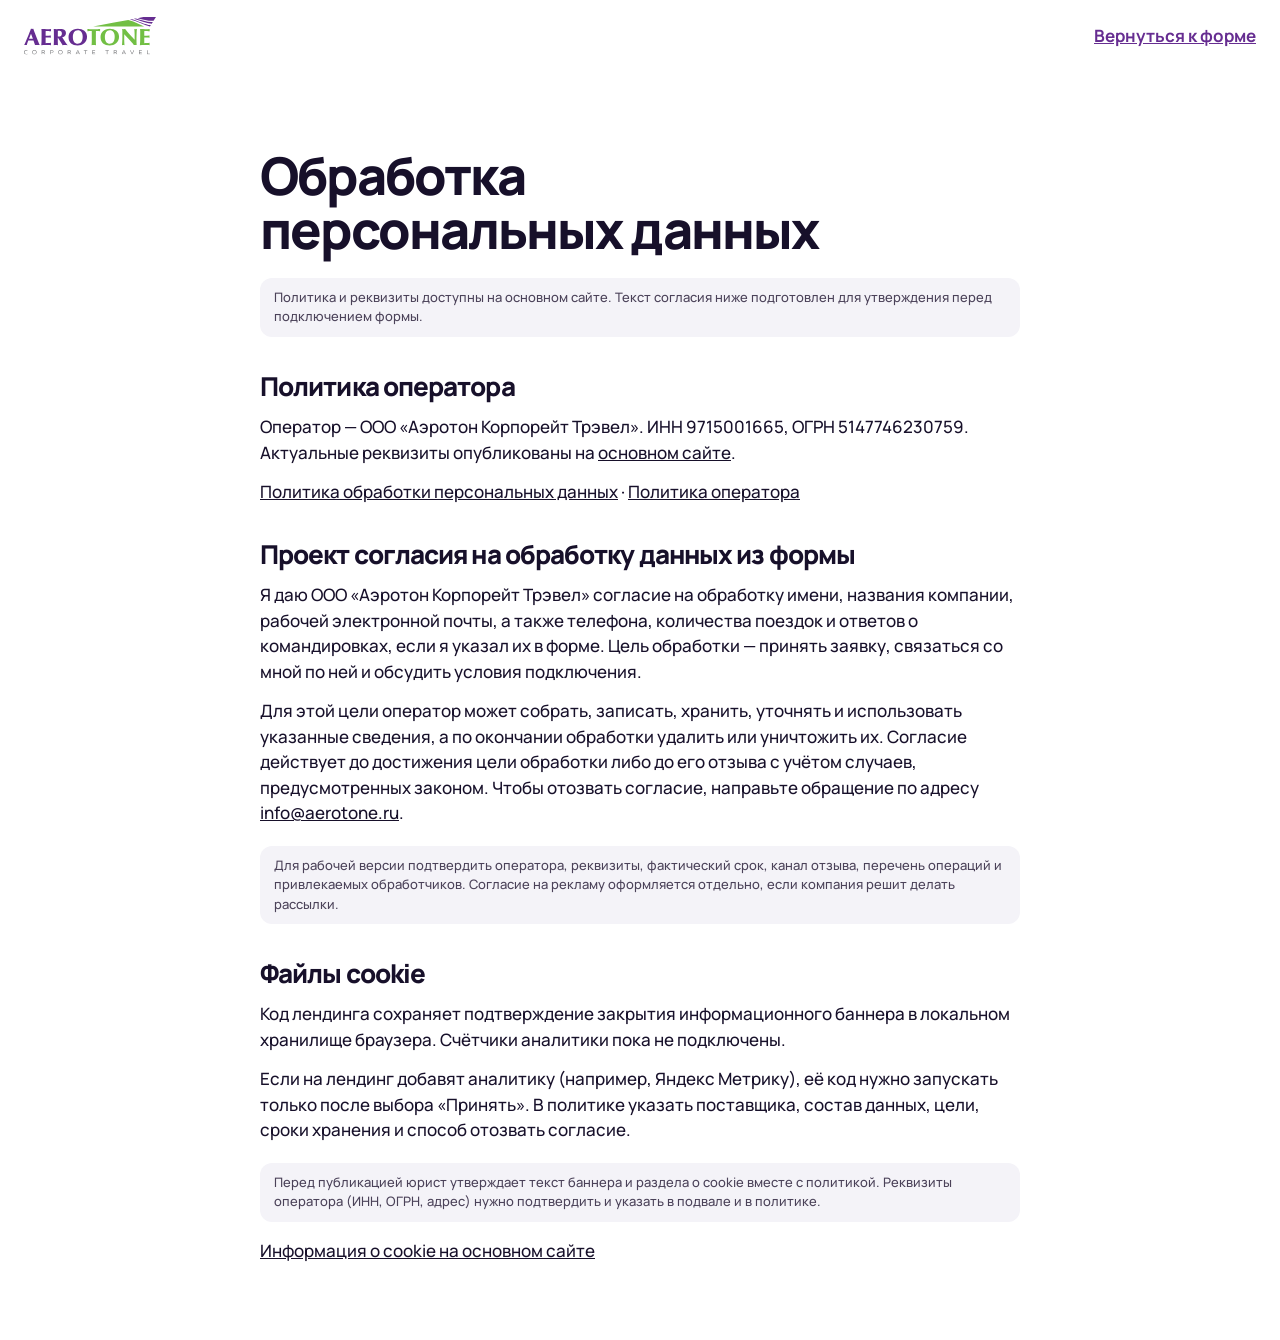
<file: privacy.html>
<!doctype html>
<html lang="ru">
<head>
  <meta charset="utf-8">
  <meta name="viewport" content="width=device-width, initial-scale=1">
  <meta name="robots" content="noindex, nofollow">
  <title>Аэротон — обработка персональных данных</title>
  <link rel="stylesheet" href="styles.css">
</head>
<body>
  <header class="top"><div class="wrap top-in"><a class="brand" href="index.html"><img src="assets/logo.svg" width="160" height="47" alt="Аэротон"></a><a class="textlink" href="index.html#request">Вернуться к форме</a></div></header>
  <main class="wrap section legal">
    <h1>Обработка персональных данных</h1>
    <p class="preview-note">Политика и реквизиты доступны на основном сайте. Текст согласия ниже подготовлен для утверждения перед подключением формы.</p>
    <h2 id="policy">Политика оператора</h2>
    <p>Оператор — ООО «Аэротон Корпорейт Трэвел». ИНН 9715001665, ОГРН 5147746230759. Актуальные реквизиты опубликованы на <a href="https://ru.aerotone.ru/company/requisites">основном сайте</a>.</p>
    <p><a href="https://ru.aerotone.ru/privacy-policy">Политика обработки персональных данных</a> · <a href="https://ru.aerotone.ru/licenses_detail">Политика оператора</a></p>
    <h2 id="consent">Проект согласия на обработку данных из формы</h2>
    <p>Я даю ООО «Аэротон Корпорейт Трэвел» согласие на обработку имени, названия компании, рабочей электронной почты, а также телефона, количества поездок и ответов о командировках, если я указал их в форме. Цель обработки — принять заявку, связаться со мной по ней и обсудить условия подключения.</p>
    <p>Для этой цели оператор может собрать, записать, хранить, уточнять и использовать указанные сведения, а по окончании обработки удалить или уничтожить их. Согласие действует до достижения цели обработки либо до его отзыва с учётом случаев, предусмотренных законом. Чтобы отозвать согласие, направьте обращение по адресу <a href="mailto:info@aerotone.ru">info@aerotone.ru</a>.</p>
    <p class="preview-note">Для рабочей версии подтвердить оператора, реквизиты, фактический срок, канал отзыва, перечень операций и привлекаемых обработчиков. Согласие на рекламу оформляется отдельно, если компания решит делать рассылки.</p>
    <h2 id="cookies">Файлы cookie</h2>
    <p>Код лендинга сохраняет подтверждение закрытия информационного баннера в локальном хранилище браузера. Счётчики аналитики пока не подключены.</p>
    <p>Если на лендинг добавят аналитику (например, Яндекс Метрику), её код нужно запускать только после выбора «Принять». В политике указать поставщика, состав данных, цели, сроки хранения и способ отозвать согласие.</p>
    <p class="preview-note">Перед публикацией юрист утверждает текст баннера и раздела о cookie вместе с политикой. Реквизиты оператора (ИНН, ОГРН, адрес) нужно подтвердить и указать в подвале и в политике.</p>
    <p><a href="https://ru.aerotone.ru/cookie_consent">Информация о cookie на основном сайте</a></p>
  </main>
</body>
</html>
</file>
<file: styles.css>
@font-face {
  font-family: Manrope;
  src: url(assets/manrope-cyr.woff2) format("woff2");
  font-weight: 400 800;
  font-display: swap;
  unicode-range: U+0301, U+0400-045F, U+0490-0491, U+04B0-04B1, U+2116;
}
@font-face {
  font-family: Manrope;
  src: url(assets/manrope-latin.woff2) format("woff2");
  font-weight: 400 800;
  font-display: swap;
}
:root {
  --bg: #fff;
  --card: #f4f3f8;
  --ink: #17102a;
  --muted: #6c6479;
  --purple: #662d91;
  --purple-2: #8a4fc0;
  --lav: #ece3f7;
  --green: #72bf44;
  --green-2: #5fae33;
  --mint: #e3f4d8;
  --head: 72px;
  --r: 32px;
  --ease: cubic-bezier(.2, .7, .2, 1);
}
* { box-sizing: border-box; }
html { scroll-padding-top: calc(var(--head) + 16px); }
body { margin: 0; background: var(--bg); color: var(--ink); font: 500 17px/1.5 Manrope, Arial, sans-serif; -webkit-font-smoothing: antialiased; overflow-x: hidden; }
img { display: block; max-width: 100%; }
a { color: inherit; }
button, input, select { font: inherit; }
ul, ol { margin: 0; padding: 0; list-style: none; }
:focus-visible { outline: 3px solid var(--purple); outline-offset: 3px; border-radius: 8px; }
.wrap { width: min(1240px, calc(100% - 48px)); margin-inline: auto; }
.skip, .sr { position: absolute; width: 1px; height: 1px; overflow: hidden; clip-path: inset(50%); }
.skip:focus { z-index: 60; top: 12px; left: 12px; width: auto; height: auto; clip-path: none; background: #fff; padding: 10px; }
h1, h2, h3, p { margin: 0; overflow-wrap: break-word; }
h1, h2, h3 { font-weight: 800; letter-spacing: -.035em; line-height: 1.05; text-wrap: balance; }
h3 { font-size: 24px; letter-spacing: -.025em; line-height: 1.15; }
.h-big { font-size: clamp(36px, 5.2vw, 68px); letter-spacing: -.05em; line-height: 1; }
.center { text-align: center; }
.sect { padding-top: clamp(80px, 10vw, 140px); }

/* кнопки: без обводок, мягкие */
.btn { display: inline-flex; align-items: center; justify-content: center; gap: 12px; min-height: 58px; padding: 14px 28px; border: 0; border-radius: 18px; background: var(--green); color: #102208; font-weight: 800; font-size: 17px; line-height: 1.2; text-decoration: none; cursor: pointer; transition: transform .25s var(--ease), background .2s, box-shadow .25s; }
.btn:hover { background: var(--green-2); transform: translateY(-2px); box-shadow: 0 14px 28px -14px rgba(95, 174, 51, .9); }
.btn .arr { width: 22px; height: 12px; fill: none; stroke: currentColor; stroke-width: 2; stroke-linecap: round; stroke-linejoin: round; transition: transform .25s var(--ease); }
.btn:hover .arr { transform: translateX(4px); }
.btn-sm { min-height: 46px; padding: 10px 20px; font-size: 15px; border-radius: 14px; }
.btn-white { background: #fff; color: var(--ink); }
.btn-white:hover { background: #fff; box-shadow: 0 14px 30px -12px rgba(0, 0, 0, .35); }
.btn-ghost { background: rgba(255, 255, 255, .16); color: #fff; }
.btn-ghost:hover { background: rgba(255, 255, 255, .26); box-shadow: none; }
.btn-soft { background: var(--card); color: var(--ink); }
.btn-soft:hover { background: #e9e7f0; box-shadow: none; }
.btn-block { width: 100%; }

/* шапка */
.top { position: sticky; top: 0; z-index: 40; background: rgba(255, 255, 255, .86); backdrop-filter: saturate(1.4) blur(16px); -webkit-backdrop-filter: saturate(1.4) blur(16px); }
.top-in { display: flex; align-items: center; justify-content: space-between; gap: 24px; min-height: var(--head); }
.brand img { width: 132px; height: auto; }
.top nav { display: flex; gap: clamp(18px, 2.6vw, 36px); margin-left: auto; font-size: 15px; font-weight: 700; }
.top nav a { text-decoration: none; color: #3b3150; padding-block: 12px; white-space: nowrap; transition: color .15s; }
.top nav a:hover { color: var(--purple); }

/* бегущая строка */
.ticker { overflow: hidden; background: var(--lav); color: var(--purple); font-weight: 700; font-size: 15px; }
.ticker-track { display: flex; width: max-content; animation: marquee 40s linear infinite; }
.ticker span { display: inline-flex; align-items: center; gap: 22px; padding: 10px 0 10px 22px; white-space: nowrap; }
.ticker span::after { content: "✦"; color: var(--green-2); }
@keyframes marquee { to { transform: translateX(-50%); } }

/* первый экран */
.hero { position: relative; display: flex; align-items: center; margin: 14px; min-height: clamp(560px, calc(100vh - var(--head) - 70px), 760px); border-radius: 36px; overflow: hidden; isolation: isolate; }
.hero-bg { position: absolute; inset: 0; z-index: -2; width: 100%; height: 100%; object-fit: cover; object-position: 62% 40%; }
.hero::before { content: ""; position: absolute; inset: 0; z-index: -1; background: linear-gradient(90deg, rgba(23, 16, 42, .25), transparent 55%); }
.hero-panel { position: relative; z-index: 2; width: min(620px, calc(100% - 48px)); margin-left: max(24px, calc((100% - 1240px) / 2 + 24px)); padding: clamp(28px, 4vw, 48px); border-radius: var(--r); background: linear-gradient(150deg, #7a3bab, #5a2584 70%); color: #fff; box-shadow: 0 40px 80px -40px rgba(43, 14, 70, .7); }
.tag { margin-bottom: 18px; font-size: 14px; font-weight: 700; color: #e1cff5; }
.hero h1 { font-size: clamp(36px, 4.4vw, 58px); letter-spacing: -.045em; }
.lead { margin-top: 16px; font-size: clamp(18px, 1.6vw, 21px); color: #efe6fa; }
.chips { display: flex; flex-wrap: wrap; gap: 8px; margin-top: 22px; }
.chips li { padding: 8px 14px; border-radius: 12px; background: rgba(255, 255, 255, .14); font-size: 15px; font-weight: 600; }
.hero-cta { display: flex; flex-wrap: wrap; gap: 10px; margin-top: 28px; }
.coins { position: absolute; inset: 0; z-index: 1; pointer-events: none; perspective: 900px; }
.coin { position: absolute; display: grid; place-items: center; width: var(--s, 110px); height: var(--s, 110px); border-radius: 50%; background: radial-gradient(circle at 32% 28%, #b98ae6, #7a3bab 55%, #4e1f72); box-shadow: inset -8px -10px 20px rgba(0, 0, 0, .25), inset 6px 8px 16px rgba(255, 255, 255, .35), 0 24px 40px -18px rgba(43, 14, 70, .7); animation: spin 9s linear infinite, bob 5s ease-in-out infinite; }
.coin svg { width: 46%; height: 46%; fill: none; stroke: #fff; stroke-width: 1.7; stroke-linecap: round; stroke-linejoin: round; }
.c1 { --s: 120px; right: 9%; top: 12%; }
.c2 { --s: 88px; right: 3%; top: 52%; animation-delay: -3s, -1s; }
.c3 { --s: 96px; right: 30%; bottom: 8%; animation-delay: -6s, -2s; }
.c4 { --s: 72px; right: 22%; top: 8%; animation-delay: -1.5s, -3s; background: radial-gradient(circle at 32% 28%, #c4f0a2, #72bf44 55%, #3f7d1d); }
@keyframes spin { 0% { transform: rotateY(0); } 100% { transform: rotateY(360deg); } }
@keyframes bob { 50% { translate: 0 -14px; } }

/* стикер */
.sticker { display: inline-block; margin-left: 10px; padding: 8px 20px 10px; border-radius: 22px; background: #d9c6f3; color: var(--ink); font-size: .52em; letter-spacing: -.03em; transform: rotate(-5deg) translateY(-6px); vertical-align: middle; }
.hl { background: linear-gradient(90deg, var(--purple), var(--purple-2) 55%, var(--green-2)); -webkit-background-clip: text; background-clip: text; color: transparent; }

/* услуги: 3D-сцена */
.svc { display: grid; grid-template-columns: minmax(0, 1fr) minmax(0, 1fr); gap: clamp(24px, 5vw, 64px); align-items: center; }
.svc-list { display: grid; gap: 6px; margin-top: 36px; }
.svc-list li { display: flex; align-items: center; gap: 18px; padding: 14px 18px; border-radius: 22px; cursor: default; transition: background .3s, transform .3s var(--ease); }
.si { flex: none; display: grid; place-items: center; width: 52px; height: 52px; border-radius: 16px; background: var(--card); transition: background .3s; }
.si svg { width: 26px; height: 26px; fill: none; stroke: var(--purple); stroke-width: 1.7; stroke-linecap: round; stroke-linejoin: round; transition: stroke .3s; }
.svc-list h3 { font-size: 20px; }
.svc-list p { margin-top: 2px; font-size: 15px; color: var(--muted); }
.svc-list li.on { background: var(--card); transform: translateX(6px); }
.svc-list li.on .si { background: var(--purple); }
.svc-list li.on .si svg { stroke: #fff; }
.pill-row { margin-top: 26px; overflow: hidden; -webkit-mask-image: linear-gradient(90deg, transparent, #000 8%, #000 92%, transparent); mask-image: linear-gradient(90deg, transparent, #000 8%, #000 92%, transparent); }
.pill-track { display: flex; gap: 10px; width: max-content; animation: marquee 30s linear infinite; }
.pill { padding: 12px 20px; border-radius: 999px; background: var(--card); font-weight: 700; font-size: 15px; white-space: nowrap; }
.scene { position: relative; height: 600px; perspective: 1600px; display: grid; place-items: center; }
.scene::after { content: ""; position: absolute; left: 20%; right: 20%; bottom: 30px; height: 50px; border-radius: 50%; background: radial-gradient(closest-side, rgba(102, 45, 145, .22), transparent); filter: blur(8px); }
.stack { --rx: 58deg; --rz: -36deg; --gap: 56px; position: relative; width: 300px; height: 300px; margin-top: 170px; transform-style: preserve-3d; transform: rotateX(var(--rx)) rotateZ(var(--rz)); transition: transform .6s var(--ease); }
.js .stack:not(.open) { --gap: 8px; }
.layer { position: absolute; inset: 0; display: flex; align-items: flex-end; justify-content: flex-end; padding: 24px; border-radius: 34px; background: linear-gradient(145deg, #fff, #f1ebf9); box-shadow: 0 30px 50px -30px rgba(23, 16, 42, .45); transform: translateZ(calc(var(--i) * var(--gap))); transition: transform .7s var(--ease), box-shadow .3s, background .3s; }
.layer span { font-size: 22px; font-weight: 800; letter-spacing: -.02em; color: var(--ink); }
.l0 { background: linear-gradient(145deg, #f1fbea, #ddf2cf); }
.l3 { background: linear-gradient(145deg, #7a3bab, #5a2584); }
.l3 span { color: #fff; }
.layer.on { transform: translateZ(calc(var(--i) * var(--gap) + 30px)); box-shadow: 0 40px 60px -26px rgba(102, 45, 145, .55); }
.obj-stage { position: absolute; z-index: 2; top: 10px; left: 50%; width: 300px; height: 230px; translate: -50% 0; pointer-events: none; }
.obj { position: absolute; inset: 0; width: 100%; height: 100%; opacity: 0; transform: translateY(30px) scale(.7) rotateY(-30deg); transition: opacity .5s var(--ease), transform .7s var(--ease); filter: drop-shadow(0 26px 24px rgba(43, 14, 70, .25)); }
.obj.on { opacity: 1; transform: none; animation: hover 4s ease-in-out infinite .7s; }
@keyframes hover { 50% { translate: 0 -12px; rotate: -2deg; } }

/* бенто «деньги и документы» */
.bento { display: grid; grid-template-columns: repeat(6, minmax(0, 1fr)); gap: 18px; margin-top: clamp(32px, 4vw, 52px); }
.card { position: relative; display: flex; flex-direction: column; min-height: 340px; padding: clamp(26px, 3vw, 40px); border-radius: var(--r); background: var(--card); overflow: hidden; }
.card h3 { font-size: clamp(26px, 2.6vw, 34px); }
.card p { margin-top: 12px; max-width: 34ch; color: #4b4259; font-size: 17px; }
.c-a { grid-column: span 3; }
.c-b { grid-column: span 3; }
.c-c, .c-d, .c-e { grid-column: span 2; }
.c-a { background: linear-gradient(150deg, #f4eefb, #e8dcf6); }
.c-c { background: linear-gradient(150deg, #f0faea, #def2d0); }
.ill-switch, .ill-merge, .ill-docs, .ill-chat, .ill-bars { position: relative; margin-top: auto; padding-top: 26px; min-height: 120px; }
.sw { position: relative; display: inline-grid; grid-template-columns: 1fr 1fr; padding: 6px; border-radius: 999px; background: #fff; box-shadow: 0 16px 30px -18px rgba(43, 14, 70, .4); font-weight: 800; font-size: 18px; }
.sw b { position: relative; z-index: 1; padding: 14px 26px; text-align: center; transition: color .4s; }
.sw i { position: absolute; top: 6px; bottom: 6px; left: 6px; width: calc(50% - 6px); border-radius: 999px; background: var(--purple); animation: toggle 4s var(--ease) infinite; }
.sw b:first-child { color: #fff; animation: tA 4s infinite; }
.sw b:nth-child(2) { animation: tB 4s infinite; }
@keyframes toggle { 0%, 40% { transform: translateX(0); } 50%, 90% { transform: translateX(100%); } 100% { transform: translateX(0); } }
@keyframes tA { 0%, 40%, 100% { color: #fff; } 50%, 90% { color: var(--ink); } }
@keyframes tB { 0%, 40%, 100% { color: var(--ink); } 50%, 90% { color: #fff; } }
.ill-merge { display: flex; align-items: flex-end; gap: 10px; }
.ill-merge i { width: 56px; height: 72px; border-radius: 12px; background: #fff; box-shadow: 0 12px 20px -14px rgba(43, 14, 70, .45); animation: merge 4s var(--ease) infinite; }
.ill-merge i:nth-child(2) { animation-delay: .15s; }
.ill-merge i:nth-child(3) { animation-delay: .3s; }
.ill-merge b { margin-left: 8px; padding: 18px 26px; border-radius: 18px; background: var(--purple); color: #fff; font-size: 20px; animation: pop 4s var(--ease) infinite; }
@keyframes merge { 0%, 20% { transform: none; opacity: 1; } 45%, 80% { transform: translateX(140px) scale(.6); opacity: 0; } 100% { transform: none; opacity: 1; } }
@keyframes pop { 0%, 35% { transform: scale(.9); } 50%, 85% { transform: scale(1.06); } 100% { transform: scale(.9); } }
.bubble-tag { display: inline-block; padding: 14px 24px 16px; border-radius: 26px 26px 26px 6px; background: var(--green); color: #102208; font-weight: 800; font-size: 20px; transform: rotate(-4deg); }
.dl { display: flex; align-items: center; justify-content: center; gap: 10px; width: min(240px, 100%); margin-top: 12px; padding: 14px 18px; border-radius: 16px; background: #fff; font-weight: 800; transform: rotate(2deg); animation: press 3s infinite; }
.dl svg { width: 20px; height: 20px; fill: none; stroke: var(--ink); stroke-width: 2; stroke-linecap: round; stroke-linejoin: round; }
.cursor { position: absolute; width: 30px; height: 30px; left: 150px; bottom: -6px; animation: point 3s var(--ease) infinite; }
@keyframes point { 0% { transform: translate(60px, 40px); } 45%, 60% { transform: translate(0, 0); } 52% { transform: translate(0, 0) scale(.85); } 100% { transform: translate(60px, 40px); } }
@keyframes press { 0%, 48% { transform: rotate(2deg) scale(1); } 52% { transform: rotate(2deg) scale(.95); } 58%, 100% { transform: rotate(2deg) scale(1); } }
.ill-chat { display: flex; flex-direction: column; gap: 10px; }
.msg { max-width: 85%; padding: 12px 16px; border-radius: 18px; font-size: 15px; font-weight: 700; animation: msg 5s var(--ease) infinite; }
.m-in { background: #fff; border-bottom-left-radius: 6px; }
.m-out { align-self: flex-end; background: var(--purple); color: #fff; border-bottom-right-radius: 6px; animation-delay: .9s; }
@keyframes msg { 0% { opacity: 0; transform: translateY(10px); } 10%, 85% { opacity: 1; transform: none; } 100% { opacity: 0; } }
.ill-bars { display: flex; align-items: flex-end; gap: 10px; height: 140px; }
.ill-bars i { flex: 1; border-radius: 10px 10px 4px 4px; background: linear-gradient(180deg, var(--purple-2), var(--purple)); animation: grow 3.6s var(--ease) infinite; transform-origin: bottom; }
.ill-bars i:nth-child(1) { height: 40%; } .ill-bars i:nth-child(2) { height: 65%; animation-delay: .1s; } .ill-bars i:nth-child(3) { height: 50%; animation-delay: .2s; } .ill-bars i:nth-child(4) { height: 80%; animation-delay: .3s; background: linear-gradient(180deg, #9be06a, var(--green-2)); } .ill-bars i:nth-child(5) { height: 58%; animation-delay: .4s; }
@keyframes grow { 0% { transform: scaleY(.2); } 30%, 80% { transform: scaleY(1); } 100% { transform: scaleY(.2); } }

/* баннер */
.banner { position: relative; padding: clamp(48px, 7vw, 96px) 24px; border-radius: 40px; background: radial-gradient(120% 120% at 20% 0%, #8a4fc0, #662d91 50%, #4e1f72); color: #fff; text-align: center; overflow: hidden; }
.banner-plane { position: absolute; right: -40px; top: -20px; width: 60%; height: auto; animation: drift 14s ease-in-out infinite alternate; }
@keyframes drift { to { transform: translate(-40px, 20px) rotate(-4deg); } }
.banner-k { position: relative; font-size: clamp(72px, 12vw, 160px); font-weight: 800; letter-spacing: -.06em; line-height: .9; }
.banner-t { position: relative; margin-top: 6px; font-size: clamp(22px, 2.6vw, 34px); font-weight: 800; letter-spacing: -.03em; }
.banner-s { position: relative; max-width: 46ch; margin: 18px auto 0; color: #e7daf7; font-size: 18px; }

/* роли: вкладки */
.roles-sect { margin-top: clamp(80px, 10vw, 140px); padding-block: clamp(72px, 9vw, 120px); background: var(--card); }
.tabs { display: flex; justify-content: center; flex-wrap: wrap; gap: 8px; margin: clamp(28px, 3vw, 44px) auto 0; padding: 6px; width: fit-content; max-width: 100%; border-radius: 22px; background: #fff; }
.tabs button { min-height: 50px; padding: 10px 22px; border: 0; border-radius: 16px; background: transparent; color: #3b3150; font-weight: 800; font-size: 16px; cursor: pointer; transition: background .25s, color .25s; }
.tabs button:hover { color: var(--purple); }
.tabs button[aria-selected="true"] { background: var(--purple); color: #fff; }
.panel { display: grid; grid-template-columns: minmax(0, 1fr) minmax(0, 1fr); gap: clamp(24px, 4vw, 56px); align-items: center; margin-top: 28px; padding: clamp(26px, 4vw, 52px); border-radius: var(--r); background: #fff; }
.panel[hidden] { display: none; }
.js .panel:not([hidden]) { animation: panelIn .5s var(--ease); }
@keyframes panelIn { from { opacity: 0; transform: translateY(14px); } }
.panel-copy h3 { font-size: clamp(28px, 3vw, 40px); letter-spacing: -.04em; }
.ticks { display: grid; gap: 18px; margin: 26px 0 30px; }
.ticks li { position: relative; padding-left: 40px; }
.ticks li::before { content: ""; position: absolute; left: 0; top: 0; width: 26px; height: 26px; border-radius: 50%; background: var(--purple) url("data:image/svg+xml,%3Csvg xmlns='http://www.w3.org/2000/svg' viewBox='0 0 16 16'%3E%3Cpath d='M4.5 8.2 7 10.5l4.5-5' fill='none' stroke='white' stroke-width='2' stroke-linecap='round' stroke-linejoin='round'/%3E%3C/svg%3E") center/16px no-repeat; }
.ticks b { display: block; font-size: 18px; }
.ticks span { display: block; margin-top: 2px; color: var(--muted); font-size: 16px; }
.panel-ill { position: relative; min-height: 360px; padding: 28px; border-radius: 26px; background: linear-gradient(150deg, #f4eefb, #e6daf5); overflow: hidden; }
.ui-title { display: block; font-weight: 800; font-size: 17px; color: var(--purple); }
.ill-chart .bars { display: flex; align-items: flex-end; gap: 14px; height: 220px; margin-top: 22px; }
.ill-chart .bars i { position: relative; flex: 1; height: var(--h); border-radius: 14px 14px 6px 6px; background: linear-gradient(180deg, var(--purple-2), var(--purple)); transform-origin: bottom; animation: grow 4s var(--ease) infinite; }
.ill-chart .bars i:nth-child(2) { animation-delay: .12s; } .ill-chart .bars i:nth-child(3) { animation-delay: .24s; background: linear-gradient(180deg, #9be06a, var(--green-2)); } .ill-chart .bars i:nth-child(4) { animation-delay: .36s; }
.ill-chart em { position: absolute; left: 50%; bottom: -26px; translate: -50% 0; font-style: normal; font-size: 13px; font-weight: 700; color: var(--muted); white-space: nowrap; }
.badge { position: absolute; right: 22px; top: 22px; padding: 10px 16px; border-radius: 14px; background: var(--green); color: #102208; font-weight: 800; font-size: 15px; transform: rotate(3deg); }
.ill-check { display: flex; flex-direction: column; gap: 12px; }
.ill-check .row { display: flex; align-items: center; gap: 14px; padding: 16px 18px; border-radius: 18px; background: #fff; font-weight: 800; font-size: 18px; box-shadow: 0 12px 24px -18px rgba(43, 14, 70, .5); }
.ill-check .row i { width: 26px; height: 26px; border-radius: 50%; background: var(--card); transition: background .3s; animation: tick 6s infinite; }
.ill-check .row:nth-of-type(2) i { animation-delay: .8s; } .ill-check .row:nth-of-type(3) i { animation-delay: 1.6s; }
@keyframes tick { 0%, 15% { background: #e4e0ec; } 22%, 90% { background: var(--green) url("data:image/svg+xml,%3Csvg xmlns='http://www.w3.org/2000/svg' viewBox='0 0 16 16'%3E%3Cpath d='M4.5 8.2 7 10.5l4.5-5' fill='none' stroke='white' stroke-width='2.2' stroke-linecap='round' stroke-linejoin='round'/%3E%3C/svg%3E") center/16px no-repeat; } 100% { background: #e4e0ec; } }
.done { align-self: flex-start; margin-top: 6px; padding: 12px 18px; border-radius: 14px; background: var(--purple); color: #fff; font-size: 17px; animation: doneIn 6s infinite; }
@keyframes doneIn { 0%, 35% { opacity: 0; transform: translateY(8px) scale(.95); } 42%, 90% { opacity: 1; transform: none; } 100% { opacity: 0; } }
.ill-folder .doc { position: absolute; left: 50%; top: 40px; padding: 18px 22px; width: 170px; border-radius: 16px; background: #fff; font-weight: 800; box-shadow: 0 16px 30px -18px rgba(43, 14, 70, .5); animation: fly 5s var(--ease) infinite; }
.ill-folder .d1 { translate: -120% 0; rotate: -8deg; } .ill-folder .d2 { translate: -50% 0; animation-delay: .5s; } .ill-folder .d3 { translate: 20% 0; rotate: 8deg; animation-delay: 1s; }
@keyframes fly { 0%, 15% { transform: none; opacity: 1; } 55% { transform: translateY(170px) scale(.6); opacity: 0; } 100% { opacity: 0; transform: translateY(170px) scale(.6); } }
.folder { position: absolute; left: 50%; bottom: 34px; translate: -50% 0; display: grid; place-items: center; width: 200px; height: 120px; border-radius: 10px 24px 24px 24px; background: linear-gradient(160deg, var(--purple-2), var(--purple)); color: #fff; font-weight: 800; font-size: 28px; }
.folder::before { content: ""; position: absolute; left: 0; top: -18px; width: 80px; height: 24px; border-radius: 10px 10px 0 0; background: var(--purple-2); }
.ill-phone { display: grid; place-items: center; }
.phone { position: relative; display: flex; flex-direction: column; gap: 10px; width: 240px; height: 310px; padding: 40px 16px; border-radius: 36px; background: #fff; box-shadow: 0 30px 50px -28px rgba(43, 14, 70, .55); }
.phone::before { content: ""; position: absolute; top: 12px; left: 50%; width: 70px; height: 8px; border-radius: 8px; background: #e4e0ec; translate: -50% 0; }
.note { padding: 12px 14px; border-radius: 16px; font-size: 15px; font-weight: 700; animation: msg 6s var(--ease) infinite; }
.n1 { background: var(--card); }
.n2 { background: var(--lav); color: var(--purple); animation-delay: 1s; }
.n3 { background: var(--green); color: #102208; animation-delay: 2s; }

/* сравнение */
.compare { display: grid; grid-template-columns: minmax(0, 1fr) minmax(0, 1fr); gap: 18px; margin-top: clamp(32px, 4vw, 52px); }
.cmp { padding: clamp(26px, 3.4vw, 44px); border-radius: var(--r); }
.cmp-yes { background: linear-gradient(150deg, #f4eefb, #e8dcf6); }
.cmp-no { background: var(--card); color: #5a5266; }
.cmp-h { display: flex; align-items: center; min-height: 40px; margin-bottom: 22px; font-size: 24px; font-weight: 800; letter-spacing: -.02em; }
.cmp-h img { width: 150px; height: auto; }
.cmp ul { display: grid; gap: 16px; }
.cmp li { position: relative; padding-left: 40px; font-size: 18px; }
.cmp li::before { content: ""; position: absolute; left: 0; top: 0; width: 26px; height: 26px; border-radius: 50%; background: center/16px no-repeat; }
.cmp-yes li::before { background-color: var(--purple); background-image: url("data:image/svg+xml,%3Csvg xmlns='http://www.w3.org/2000/svg' viewBox='0 0 16 16'%3E%3Cpath d='M4.5 8.2 7 10.5l4.5-5' fill='none' stroke='white' stroke-width='2' stroke-linecap='round' stroke-linejoin='round'/%3E%3C/svg%3E"); }
.cmp-no li::before { background-color: #e1dde8; background-image: url("data:image/svg+xml,%3Csvg xmlns='http://www.w3.org/2000/svg' viewBox='0 0 16 16'%3E%3Cpath d='M5 5l6 6M11 5l-6 6' stroke='%236c6479' stroke-width='2' stroke-linecap='round'/%3E%3C/svg%3E"); }

/* шаги */
.steps { position: relative; display: grid; grid-template-columns: repeat(3, minmax(0, 1fr)); gap: 18px; margin-top: clamp(32px, 4vw, 52px); }
.steps li { padding: clamp(26px, 3vw, 36px); border-radius: var(--r); background: var(--card); text-align: center; }
.step-ill { position: relative; width: 140px; height: 140px; margin: 0 auto 22px; display: grid; place-items: center; border-radius: 40px; background: #fff; box-shadow: 0 24px 40px -26px rgba(43, 14, 70, .45); animation: bob 5s ease-in-out infinite; }
.steps li:nth-child(2) .step-ill { animation-delay: -1.6s; }
.steps li:nth-child(3) .step-ill { animation-delay: -3.2s; }
.step-ill svg { width: 96px; height: 96px; }
.num { position: absolute; right: -10px; top: -10px; display: grid; place-items: center; width: 48px; height: 48px; border-radius: 16px; background: linear-gradient(150deg, var(--purple-2), var(--purple)); color: #fff; font-size: 22px; font-weight: 800; transform: rotate(8deg); box-shadow: 0 10px 20px -10px rgba(43, 14, 70, .7); }
.steps h3 { font-size: 26px; }
.steps p { margin-top: 8px; color: var(--muted); }
.mini { display: flex; flex-wrap: wrap; justify-content: center; gap: 6px; margin-top: 18px; }
.mini li { padding: 6px 12px; border-radius: 10px; background: #fff; font-size: 14px; font-weight: 700; color: var(--purple); }
.after { margin-top: clamp(36px, 5vw, 64px); text-align: center; font-size: clamp(28px, 3.6vw, 48px); font-weight: 800; letter-spacing: -.04em; }

/* вопросы */
.faq { display: grid; grid-template-columns: minmax(0, .7fr) minmax(0, 1.3fr); gap: clamp(24px, 5vw, 72px); }
.faq-list details { border-radius: 22px; background: var(--card); margin-bottom: 10px; transition: background .25s; }
.faq-list details[open] { background: var(--lav); }
summary { position: relative; display: block; cursor: pointer; list-style: none; padding: 22px 64px 22px 26px; font-size: 19px; font-weight: 800; letter-spacing: -.015em; }
summary::-webkit-details-marker { display: none; }
summary::after { content: ""; position: absolute; right: 20px; top: 50%; width: 32px; height: 32px; margin-top: -16px; border-radius: 50%; background: #fff url("data:image/svg+xml,%3Csvg xmlns='http://www.w3.org/2000/svg' viewBox='0 0 16 16'%3E%3Cpath d='M8 3v10M3 8h10' stroke='%23662d91' stroke-width='2' stroke-linecap='round'/%3E%3C/svg%3E") center/14px no-repeat; transition: transform .25s; }
details[open] summary::after { transform: rotate(45deg); }
details p { padding: 0 26px 22px; margin-top: -6px; color: #4b4259; }

/* заявка */
.final { display: grid; grid-template-columns: minmax(0, 1.05fr) minmax(0, .95fr); gap: clamp(24px, 4vw, 56px); align-items: center; padding: clamp(28px, 5vw, 64px); border-radius: 40px; background: radial-gradient(110% 120% at 0% 0%, #eadcf8, transparent 55%), radial-gradient(100% 120% at 100% 100%, #dcf1cd, transparent 55%), var(--card); }
.final-copy > p:not(.mock-cap) { margin-top: 14px; font-size: 19px; color: #4b4259; }
.mock { position: relative; margin-top: 30px; padding: 16px; border-radius: 24px; background: #fff; box-shadow: 0 30px 60px -34px rgba(43, 14, 70, .55); overflow: hidden; }
.mock-bar { display: flex; align-items: center; gap: 6px; margin-bottom: 14px; font-size: 13px; font-weight: 700; color: var(--muted); }
.mock-bar i { width: 10px; height: 10px; border-radius: 50%; background: #e4e0ec; }
.mock-bar span { margin-left: 8px; }
.mock-tabs { display: flex; gap: 6px; }
.mock-tabs b { padding: 8px 14px; border-radius: 12px; background: var(--card); font-size: 14px; }
.mock-tabs b.on { background: var(--purple); color: #fff; }
.mock-search { display: grid; grid-template-columns: 1fr 1fr 1fr; gap: 6px; margin: 12px 0; }
.mock-search span { padding: 12px; border-radius: 12px; background: var(--card); font-weight: 700; font-size: 14px; }
.mock-row { display: grid; grid-template-columns: 1fr 1fr auto; align-items: center; gap: 10px; margin-top: 8px; padding: 12px 14px; border-radius: 14px; border: 1px solid #efecf4; font-size: 14px; font-weight: 700; }
.mock-row span:nth-child(2) { color: var(--muted); font-weight: 600; }
.mock-row em { font-style: normal; padding: 8px 14px; border-radius: 10px; background: var(--green); color: #102208; }
.r1 em { animation: press2 6s infinite; }
@keyframes press2 { 0%, 46% { transform: none; } 50% { transform: scale(.92); } 54%, 100% { transform: none; } }
.mock-toast { position: absolute; left: 50%; bottom: 16px; padding: 12px 18px; border-radius: 14px; background: var(--ink); color: #fff; font-weight: 800; font-size: 14px; translate: -50% 0; animation: toast 6s var(--ease) infinite; }
@keyframes toast { 0%, 52% { opacity: 0; transform: translateY(16px); } 58%, 88% { opacity: 1; transform: none; } 100% { opacity: 0; } }
.mock-cursor { position: absolute; width: 26px; height: 26px; right: 30px; top: 150px; animation: mcur 6s var(--ease) infinite; }
@keyframes mcur { 0% { transform: translate(-260px, 40px); } 20% { transform: translate(-200px, -60px); } 44%, 56% { transform: translate(0, 0); } 50% { transform: scale(.85); } 100% { transform: translate(-260px, 40px); } }
.mock-cap { margin-top: 10px; font-size: 13px; color: var(--muted); }
form { border-radius: 28px; background: #fff; padding: clamp(22px, 3vw, 36px); box-shadow: 0 30px 60px -36px rgba(43, 14, 70, .45); }
.preview-note { margin: 0 0 16px; padding: 10px 14px; border-radius: 12px; background: var(--card); font-size: 13px; color: #4b4259; }
fieldset { min-width: 0; padding: 0; margin: 0; border: 0; }
.fields { display: grid; gap: 14px; }
.fields label { display: grid; gap: 6px; font-size: 14px; font-weight: 700; }
.fields input, .fields select { width: 100%; min-width: 0; height: 56px; border: 0; border-radius: 14px; background: var(--card); padding: 8px 16px; font-size: 16px; color: var(--ink); transition: box-shadow .2s, background .2s; }
.fields input:focus, .fields select:focus { outline: none; background: #fff; box-shadow: 0 0 0 2px var(--purple); }
.fields input::placeholder { color: #9a90a6; }
.opt { margin-left: 6px; font-weight: 500; font-size: 12px; color: var(--muted); }
.agreement { display: flex; align-items: flex-start; gap: 10px; margin: 18px 0 20px; font-size: 13px; line-height: 1.45; color: #4b4259; }
.agreement input { flex: none; width: 20px; height: 20px; margin: 1px 0 0; accent-color: var(--purple); }
.agreement a, .policy-note a { color: var(--purple); font-weight: 700; }
.policy-note { margin-top: 12px; font-size: 12px; color: var(--muted); text-align: center; }
.form-status { margin: 14px 0 0; font-size: 14px; font-weight: 700; }
.form-status:empty { margin: 0; }

/* подвал */
.footer { margin-top: clamp(80px, 10vw, 140px); padding-block: 48px 28px; background: var(--card); font-size: 15px; }
.footer-in { display: grid; grid-template-columns: 1.2fr 1fr 1fr; gap: 32px; }
.f-brand img { width: 150px; height: auto; }
.f-brand p { margin-top: 12px; color: var(--muted); }
.f-col { display: grid; gap: 8px; align-content: start; }
.f-col a { text-decoration: none; }
.f-col a:hover { color: var(--purple); }
.f-col span { color: var(--muted); }
.f-h { margin-bottom: 4px; font-weight: 800; }
.f-legal { display: flex; flex-wrap: wrap; justify-content: space-between; gap: 10px; margin-top: 36px; padding-top: 20px; border-top: 1px solid #e4e0ec; font-size: 13px; color: var(--muted); }

/* cookie */
.cookie { position: fixed; z-index: 50; left: 16px; bottom: 16px; display: grid; gap: 14px; width: min(420px, calc(100% - 32px)); padding: 20px; border-radius: 22px; background: #fff; box-shadow: 0 24px 60px -20px rgba(23, 16, 42, .35); font-size: 14px; }
.cookie[hidden] { display: none; }
.cookie a { color: var(--purple); font-weight: 700; }
.cookie-btns { display: flex; flex-wrap: wrap; gap: 8px; }

/* липкая кнопка */
.sticky-cta { position: fixed; z-index: 30; left: 14px; right: 14px; bottom: 14px; display: none; align-items: center; justify-content: center; min-height: 56px; border-radius: 18px; background: var(--green); color: #102208; font-weight: 800; text-decoration: none; box-shadow: 0 14px 30px -12px rgba(23, 16, 42, .4); }
.sticky-cta[hidden] { display: none !important; }

/* появление при прокрутке */
@media (prefers-reduced-motion: no-preference) {
  html { scroll-behavior: smooth; }
  .js [data-r] { opacity: 0; translate: 0 28px; transition: opacity .8s var(--ease) var(--d, 0s), translate .8s var(--ease) var(--d, 0s); }
  .js [data-r].in { opacity: 1; translate: 0 0; }
}
@media (prefers-reduced-motion: reduce) {
  *, *::before, *::after { animation: none !important; }
  .obj.on { transform: none; }
}

/* юридические страницы */
.legal { max-width: 760px; }
.legal h1 { font-size: clamp(34px, 5vw, 52px); }
.legal h2 { font-size: 26px; margin-top: 36px; }
.legal p { margin-top: 14px; }
.legal .preview-note { margin-top: 20px; }
.section { padding-block: clamp(40px, 6vw, 80px); }
.textlink { font-weight: 700; color: var(--purple); }

/* адаптив */
@media (max-width: 1080px) {
  .top nav { display: none; }
  .svc, .panel, .faq, .final { grid-template-columns: minmax(0, 1fr); }
  .scene { height: 520px; }
  .c-a, .c-b { grid-column: span 6; }
  .c-c, .c-d, .c-e { grid-column: span 3; }
  .c-e { grid-column: span 6; }
  .footer-in { grid-template-columns: 1fr 1fr; }
  .f-brand { grid-column: 1 / -1; }
}
@media (max-width: 760px) {
  :root { --head: 62px; --r: 26px; }
  .brand img { width: 112px; }
  .hero { margin: 8px; flex-direction: column; justify-content: flex-end; min-height: 0; padding-top: 240px; border-radius: 28px; }
  .hero-bg { object-position: 60% 20%; }
  .hero-panel { width: calc(100% - 20px); margin: 0 10px 10px; padding: 26px 22px; border-radius: 24px; }
  .coins .c1 { --s: 76px; right: 6%; top: 6%; } .coins .c2 { --s: 56px; top: 34%; } .coins .c3, .coins .c4 { display: none; }
  .bento { grid-template-columns: minmax(0, 1fr); }
  .c-a, .c-b, .c-c, .c-d, .c-e { grid-column: auto; }
  .card { min-height: 0; }
  .compare, .steps { grid-template-columns: minmax(0, 1fr); }
  .scene { height: 440px; }
  .stack { width: 220px; height: 220px; --gap: 42px; margin-top: 150px; }
  .layer { padding: 18px; border-radius: 26px; }
  .layer span { font-size: 17px; }
  .obj-stage { width: 240px; height: 190px; }
  .tabs { width: 100%; flex-wrap: nowrap; justify-content: flex-start; overflow-x: auto; scrollbar-width: none; }
  .tabs button { flex: none; padding-inline: 16px; }
  .panel-ill { min-height: 320px; }
  .footer-in { grid-template-columns: minmax(0, 1fr); }
  .sticky-cta.on { display: flex; }
  .cookie { bottom: 84px; }
  .mock-search { grid-template-columns: 1fr 1fr; }
  .mock-search span:last-child { display: none; }
}
@media (max-width: 420px) {
  body { font-size: 16px; }
  .wrap { width: calc(100% - 32px); }
  .btn { min-height: 54px; padding-inline: 20px; font-size: 16px; }
  .hero-cta .btn { width: 100%; }
  .sticker { display: table; margin: 12px 0 0; }
  .card h3 { font-size: 26px; }
  .sw b { padding: 12px 16px; font-size: 15px; }
  summary { font-size: 17px; padding-left: 20px; }
  details p { padding-inline: 20px; }
}

/* ===== сцена «всё в одной платформе» (прокрутка) ===== */
.merge { --p: 0; --lp: 0; position: relative; height: 320vh; margin-top: clamp(64px, 8vw, 120px); }
.merge-sticky { position: sticky; top: var(--head); display: flex; flex-direction: column; justify-content: center; gap: clamp(8px, 2vh, 24px); height: calc(100vh - var(--head)); min-height: 520px; overflow: hidden; }
.merge-stage { position: relative; flex: 1 1 auto; width: min(1100px, 100%); max-height: 600px; margin: 0 auto; }
.orbit { position: absolute; left: 50%; top: 50%; width: 82%; height: 74%; border: 2px dashed rgba(102, 45, 145, .18); border-radius: 50%; translate: -50% -50%; animation: orbit 40s linear infinite; }
@keyframes orbit { to { rotate: 360deg; } }
.laptop { position: absolute; left: 50%; top: 50%; width: min(520px, 62%); transform: translate(-50%, -46%) scale(calc(.55 + .45 * var(--lp))); opacity: calc(.15 + .85 * var(--lp)); }
.screen { position: relative; aspect-ratio: 16 / 10; padding: 14px; border-radius: 22px 22px 8px 8px; background: #fff; box-shadow: 0 0 0 10px #1d1230, 0 50px 80px -40px rgba(43, 14, 70, .6); }
.scr-bar { display: flex; align-items: center; gap: 6px; font-size: 13px; font-weight: 700; color: var(--muted); }
.scr-bar i { width: 9px; height: 9px; border-radius: 50%; background: #e4e0ec; }
.scr-bar span { margin-left: 6px; }
.tiles { display: grid; grid-template-columns: 1fr 1fr; gap: 10px; height: calc(100% - 30px); margin-top: 12px; }
.tile { display: flex; align-items: flex-end; padding: 14px; border-radius: 16px; background: var(--card); color: #b3abc0; font-size: clamp(14px, 1.6vw, 20px); transition: background .5s var(--ease), color .5s, transform .5s var(--ease); }
.tile.on { background: linear-gradient(150deg, var(--purple-2), var(--purple)); color: #fff; transform: scale(1.02); }
.tile[data-t="0"].on { background: linear-gradient(150deg, #8fd65e, var(--green-2)); color: #102208; }
.scr-done { position: absolute; left: 50%; bottom: 18px; padding: 10px 16px; border-radius: 12px; background: var(--ink); color: #fff; font-size: 14px; font-weight: 800; white-space: nowrap; translate: -50% 0; opacity: 0; transform: translateY(10px); transition: opacity .4s, transform .4s var(--ease); }
.merge.is-complete .scr-done { opacity: 1; transform: none; }
.base { width: 118%; height: 16px; margin: 0 -9%; border-radius: 0 0 22px 22px; background: linear-gradient(180deg, #d9d3e4, #b8afc8); }
.fly { --q: 0; position: absolute; left: 50%; top: 50%; width: clamp(130px, 17vw, 210px); height: auto; transform: translate(-50%, -50%) translate(calc(var(--sx) * (1 - var(--q))), calc(var(--sy) * (1 - var(--q)))) scale(calc(1 - .7 * var(--q))) rotate(calc(var(--rot) * (1 - var(--q)))); opacity: calc(1 - var(--q) * var(--q)); filter: drop-shadow(0 26px 24px rgba(43, 14, 70, .25)); animation: hover 4.5s ease-in-out infinite; will-change: transform, opacity; }
.f-plane { --sx: -400px; --sy: -190px; --rot: -10deg; }
.f-train { --sx: 400px; --sy: -170px; --rot: 8deg; animation-delay: -1s; }
.f-hotel { --sx: -410px; --sy: 160px; --rot: 6deg; animation-delay: -2s; }
.f-taxi { --sx: 400px; --sy: 170px; --rot: -6deg; animation-delay: -3s; }
.merge-caps { position: relative; height: 64px; text-align: center; }
.merge-caps li { position: absolute; inset: 0; display: block; padding-top: 18px; font-size: clamp(17px, 1.8vw, 22px); color: #4b4259; opacity: 0; transform: translateY(10px); transition: opacity .4s, transform .4s var(--ease); }
.merge-caps b { margin-right: 6px; color: var(--ink); }
.merge-caps li.on { opacity: 1; transform: none; }

/* фото в ролях */
.panel-vis { display: grid; gap: 14px; }
.role-photo { position: relative; margin: 0; aspect-ratio: 16 / 9; border-radius: 24px; overflow: hidden; background: linear-gradient(150deg, #efe6fa, #e2f2d6); }
.role-photo img { width: 100%; height: 100%; object-fit: cover; }
.role-photo figcaption { position: absolute; inset: 0; display: none; place-items: center; padding: 20px; text-align: center; font-size: 14px; font-weight: 700; color: var(--purple); }
.role-photo.missing figcaption { display: grid; }
.role-photo.missing img { display: none; }
.panel-vis .panel-ill { min-height: 280px; }

/* цифры-преимущества */
.stats { display: grid; grid-template-columns: repeat(4, minmax(0, 1fr)); gap: 18px; margin-top: clamp(32px, 4vw, 52px); }
.stats li { padding: 26px; border-radius: var(--r); background: var(--card); }
.stats b { display: block; font-size: clamp(36px, 4vw, 56px); font-weight: 800; letter-spacing: -.05em; line-height: 1; background: linear-gradient(90deg, var(--purple), var(--purple-2)); -webkit-background-clip: text; background-clip: text; color: transparent; }
.stats span { display: block; margin-top: 10px; color: var(--muted); font-size: 15px; }

@media (max-width: 1080px) {
  .stats { grid-template-columns: repeat(2, minmax(0, 1fr)); }
}
@media (max-width: 760px) {
  .merge { height: 300vh; }
  .merge-stage { max-height: 440px; }
  .laptop { width: 78%; }
  .screen { padding: 10px; box-shadow: 0 0 0 7px #1d1230, 0 40px 60px -30px rgba(43, 14, 70, .6); }
  .tiles { gap: 6px; height: calc(100% - 26px); margin-top: 8px; }
  .tile { padding: 8px 10px; border-radius: 10px; }
  .fly { width: 112px; }
  .f-plane { --sx: -110px; --sy: -175px; }
  .f-train { --sx: 115px; --sy: -165px; }
  .f-hotel { --sx: -115px; --sy: 165px; }
  .f-taxi { --sx: 115px; --sy: 170px; }
  .merge-caps { height: 84px; }
  .merge-caps li { font-size: 16px; padding-inline: 4px; }
  .stats li { padding: 20px; }
}
@media (prefers-reduced-motion: reduce) {
  .merge { height: auto; }
  .merge-sticky { position: relative; top: 0; height: auto; padding-block: 20px; }
  .merge-stage { height: 420px; }
  .fly { display: none; }
  .laptop { transform: translate(-50%, -46%); opacity: 1; }
  .merge-caps { height: auto; display: grid; gap: 6px; }
  .merge-caps li { position: static; opacity: 1; transform: none; }
}

/* ===== v6: светлый первый экран ===== */
.hl-hero { position: relative; display: flex; align-items: center; min-height: clamp(560px, calc(100vh - var(--head) - 42px), 760px); overflow: hidden; isolation: isolate; }
.hl-photo { position: absolute; z-index: -1; top: 0; right: 0; bottom: 0; width: 56%; margin: 0; }
.hl-photo img { width: 100%; height: 100%; object-fit: cover; object-position: 58% center; -webkit-mask-image: linear-gradient(90deg, transparent 0, rgba(0,0,0,.2) 16%, rgba(0,0,0,.65) 34%, #000 54%); mask-image: linear-gradient(90deg, transparent 0, rgba(0,0,0,.2) 16%, rgba(0,0,0,.65) 34%, #000 54%); }
.hl-in { padding-block: 56px; }
.hl-copy { max-width: 590px; }
.hl-copy h1 { font-size: clamp(40px, 5vw, 68px); letter-spacing: -.05em; line-height: 1.02; }
.hl-copy h1 em { font-style: normal; background: linear-gradient(90deg, var(--purple), var(--purple-2) 55%, var(--green)); -webkit-background-clip: text; background-clip: text; color: transparent; }
.hl-copy .lead { margin-top: 22px; font-size: clamp(18px, 1.6vw, 22px); color: #4b4259; }
.facts { display: flex; flex-wrap: wrap; gap: 10px 24px; margin-top: 26px; font-size: 16px; font-weight: 700; color: #3b3150; }
.facts li { display: flex; align-items: center; gap: 10px; }
.facts li::before { content: ""; width: 24px; height: 24px; border-radius: 50%; background: var(--purple) url("data:image/svg+xml,%3Csvg xmlns='http://www.w3.org/2000/svg' viewBox='0 0 16 16'%3E%3Cpath d='M4.5 8.2 7 10.5l4.5-5' fill='none' stroke='white' stroke-width='2' stroke-linecap='round' stroke-linejoin='round'/%3E%3C/svg%3E") center/14px no-repeat; }
.hl-hero .hero-cta { margin-top: 32px; }
.btn-line { background: var(--lav); color: var(--purple); }
.btn-line:hover { background: #e0d1f3; box-shadow: none; }
.blob { position: absolute; z-index: -2; border-radius: 50%; filter: blur(70px); pointer-events: none; }
.b1 { width: 520px; height: 520px; left: -160px; top: -140px; background: radial-gradient(circle, rgba(138, 79, 192, .25), transparent 70%); animation: drift2 18s ease-in-out infinite alternate; }
.b2 { width: 440px; height: 440px; left: 26%; bottom: -220px; background: radial-gradient(circle, rgba(114, 191, 68, .25), transparent 70%); animation: drift2 22s ease-in-out infinite alternate-reverse; }
@keyframes drift2 { to { transform: translate(60px, 40px) scale(1.08); } }

/* ===== v6: сцена короче, все объекты одновременно, «победа» ===== */
.merge { height: 210vh; }
.merge-chips { display: flex; flex-wrap: wrap; justify-content: center; gap: 8px; }
.merge-chips li { padding: 10px 16px; border-radius: 14px; background: var(--card); font-size: 15px; color: #4b4259; transition: background .4s, color .4s; }
.merge-chips b { margin-right: 4px; color: var(--ink); }
.merge.is-complete .merge-chips li { background: var(--lav); }
.merge.is-complete .merge-chips li:last-child { background: var(--mint); }
.win { position: absolute; z-index: 5; left: 50%; top: 46%; display: grid; justify-items: center; gap: 8px; padding: 26px 36px; border-radius: 28px; background: linear-gradient(150deg, #8fd65e, var(--green-2)); color: #102208; text-align: center; box-shadow: 0 30px 60px -20px rgba(63, 125, 29, .6); transform: translate(-50%, -50%) scale(.3) rotate(-6deg); opacity: 0; pointer-events: none; transition: transform .6s cubic-bezier(.34, 1.56, .64, 1), opacity .3s; }
.win b { font-size: clamp(30px, 4.4vw, 56px); font-weight: 800; letter-spacing: -.04em; line-height: 1; }
.win span { font-size: 15px; font-weight: 700; }
.merge.is-complete .win { opacity: 1; transform: translate(-50%, -50%) scale(1) rotate(-3deg); }
.win i { position: absolute; left: 50%; top: 50%; width: 12px; height: 12px; border-radius: 3px; background: var(--purple-2); opacity: 0; transform: translate(-50%, -50%); transition: transform .8s var(--ease) .1s, opacity .8s .1s; }
.win i:nth-child(3n) { background: #ffd34d; border-radius: 50%; }
.win i:nth-child(3n+1) { background: var(--green); }
.merge.is-complete .win i { opacity: 1; transform: translate(calc(-50% + var(--x)), calc(-50% + var(--y))) rotate(var(--r)); }
.win i:nth-of-type(1) { --x: -220px; --y: -90px; --r: 40deg; } .win i:nth-of-type(2) { --x: 230px; --y: -100px; --r: -30deg; } .win i:nth-of-type(3) { --x: -260px; --y: 30px; --r: 70deg; } .win i:nth-of-type(4) { --x: 260px; --y: 40px; --r: 20deg; } .win i:nth-of-type(5) { --x: -150px; --y: 120px; --r: -50deg; } .win i:nth-of-type(6) { --x: 160px; --y: 130px; --r: 60deg; } .win i:nth-of-type(7) { --x: -60px; --y: -150px; --r: 15deg; } .win i:nth-of-type(8) { --x: 70px; --y: -160px; --r: -70deg; } .win i:nth-of-type(9) { --x: -320px; --y: -40px; --r: 30deg; } .win i:nth-of-type(10) { --x: 320px; --y: -30px; --r: -20deg; } .win i:nth-of-type(11) { --x: -20px; --y: 160px; --r: 45deg; } .win i:nth-of-type(12) { --x: 110px; --y: 170px; --r: -40deg; }
.merge.is-complete .laptop { filter: blur(1px); opacity: .55; }

/* ===== v6: иконки на карточках бенто ===== */
.card-ico { position: absolute; right: 22px; top: 22px; display: grid; place-items: center; width: 84px; height: 84px; border-radius: 26px; background: #fff; box-shadow: 0 18px 30px -18px rgba(43, 14, 70, .45); animation: bob 5s ease-in-out infinite; overflow: hidden; }
.card-ico img { width: 100%; height: 100%; object-fit: contain; }
.card-ico i { display: none; font-style: normal; font-size: 42px; line-height: 1; }
.card-ico.missing img { display: none; }
.card-ico.missing i { display: block; }
.card h3 { padding-right: 96px; }
.c-b .card-ico { animation-delay: -1s; } .c-c .card-ico { animation-delay: -2s; } .c-d .card-ico { animation-delay: -3s; } .c-e .card-ico { animation-delay: -4s; }

/* ===== v6: роли — 4 открытые карточки ===== */
.rcards { display: grid; grid-template-columns: repeat(2, minmax(0, 1fr)); gap: 18px; margin-top: clamp(28px, 3vw, 44px); }
.rcard { display: grid; grid-template-columns: minmax(0, .9fr) minmax(0, 1.1fr); gap: 0; border-radius: var(--r); background: #fff; overflow: hidden; }
.rcard .role-photo { aspect-ratio: auto; height: 100%; min-height: 260px; border-radius: 0; }
.rcard-body { padding: 26px 26px 28px; }
.rlabel { display: inline-block; margin-bottom: 10px; padding: 5px 12px; border-radius: 10px; background: var(--lav); color: var(--purple); font-size: 14px; font-weight: 800; }
.rcard h3 { font-size: clamp(22px, 2vw, 26px); }
.rcard .ticks { gap: 12px; margin: 18px 0 0; }
.rcard .ticks li { padding-left: 34px; }
.rcard .ticks li::before { width: 22px; height: 22px; background-size: 13px; }
.rcard .ticks b { font-size: 16px; }
.rcard .ticks span { font-size: 14px; }
.rcta { margin-top: 32px; }
.role-photo.missing figcaption { display: grid; }

/* ===== v6: cookie — компактно, одна кнопка ===== */
.cookie { display: flex; align-items: center; gap: 14px; width: min(520px, calc(100% - 32px)); padding: 14px 14px 14px 18px; border-radius: 18px; font-size: 13px; line-height: 1.4; }
.cookie p { margin: 0; }
.cookie .btn { flex: none; min-height: 40px; padding: 8px 18px; }

@media (max-width: 1080px) {
  .rcards { grid-template-columns: minmax(0, 1fr); }
}
@media (max-width: 760px) {
  .hl-hero { flex-direction: column; align-items: stretch; min-height: 0; }
  .hl-photo { position: relative; z-index: 0; width: 100%; aspect-ratio: 4 / 3; order: -1; }
  .hl-photo img { object-position: 55% 30%; -webkit-mask-image: linear-gradient(180deg, #000 60%, transparent); mask-image: linear-gradient(180deg, #000 60%, transparent); }
  .hl-in { padding-block: 0 32px; margin-top: -40px; position: relative; }
  .hl-copy h1 { font-size: clamp(34px, 9vw, 44px); }
  .facts { gap: 10px 18px; font-size: 15px; }
  .hl-hero .hero-cta .btn { width: 100%; }
  .merge { height: 190vh; }
  .win { padding: 20px 22px; width: 86%; }
  .win span { font-size: 13px; }
  .merge-chips li { padding: 8px 12px; font-size: 13px; }
  .card-ico { width: 64px; height: 64px; border-radius: 20px; right: 16px; top: 16px; }
  .card-ico i { font-size: 32px; }
  .card h3 { padding-right: 70px; }
  .rcard { grid-template-columns: 112px minmax(0, 1fr); border-radius: 24px; }
  .rcard .role-photo { min-height: 0; }
  .rcard .role-photo figcaption { font-size: 11px; padding: 8px; }
  .rcard-body { padding: 18px 16px 18px; }
  .rlabel { font-size: 12px; margin-bottom: 6px; }
  .rcard h3 { font-size: 19px; }
  .rcard .ticks { gap: 8px; margin-top: 12px; }
  .rcard .ticks span { display: none; }
  .rcard .ticks b { font-size: 14px; font-weight: 700; }
  .rcard .ticks li { padding-left: 28px; }
  .rcard .ticks li::before { width: 18px; height: 18px; background-size: 11px; }
  .rcards { gap: 12px; }
  .cookie { bottom: 84px; }
}

/* ===== v7: бегущая строка под первым блоком ===== */
.hl-hero { min-height: clamp(540px, calc(100vh - var(--head)), 740px); }
.ticker { margin-top: clamp(28px, 4vw, 48px); }
@media (max-width: 760px) {
  .ticker { margin-top: 36px; }
  .hl-in { padding-bottom: 8px; }
}

/* ===== v7: сравнение — парные строки в две колонки ===== */
.cmpgrid { display: grid; gap: 0; margin-top: clamp(32px, 4vw, 52px); }
.cmp-row { display: grid; grid-template-columns: minmax(0, 1fr) minmax(0, 1fr); column-gap: 18px; }
.cmp-cell { position: relative; display: flex; align-items: center; padding: 18px clamp(18px, 3vw, 44px) 18px calc(clamp(18px, 3vw, 44px) + 38px); font-size: 18px; line-height: 1.3; }
.cmp-cell.yes { background: linear-gradient(150deg, #f4eefb, #e8dcf6); }
.cmp-cell.no { background: var(--card); color: #5a5266; }
.cmp-cell::before { content: ""; position: absolute; left: clamp(18px, 3vw, 44px); top: 50%; width: 26px; height: 26px; margin-top: -13px; border-radius: 50%; background: center/16px no-repeat; }
.cmp-cell.yes::before { background-color: var(--purple); background-image: url("data:image/svg+xml,%3Csvg xmlns='http://www.w3.org/2000/svg' viewBox='0 0 16 16'%3E%3Cpath d='M4.5 8.2 7 10.5l4.5-5' fill='none' stroke='white' stroke-width='2' stroke-linecap='round' stroke-linejoin='round'/%3E%3C/svg%3E"); }
.cmp-cell.no::before { background-color: #e1dde8; background-image: url("data:image/svg+xml,%3Csvg xmlns='http://www.w3.org/2000/svg' viewBox='0 0 16 16'%3E%3Cpath d='M5 5l6 6M11 5l-6 6' stroke='%236c6479' stroke-width='2' stroke-linecap='round'/%3E%3C/svg%3E"); }
.cmp-head .cmp-cell { min-height: 84px; padding-block: 24px 14px; font-size: 24px; font-weight: 800; letter-spacing: -.02em; border-radius: var(--r) var(--r) 0 0; }
.cmp-head .cmp-cell::before { display: none; }
.cmp-head .cmp-cell { padding-left: clamp(18px, 3vw, 44px); }
.cmp-head img { width: 150px; height: auto; }
.cmp-row:last-child .cmp-cell { border-radius: 0 0 var(--r) var(--r); padding-bottom: 28px; }
.cmp-row:not(.cmp-head) .cmp-cell { box-shadow: inset 0 1px 0 rgba(23, 16, 42, .06); }
@media (max-width: 760px) {
  .cmp-row { column-gap: 8px; }
  .cmp-cell { align-items: center; padding: 12px 8px 12px 38px; font-size: 14px; line-height: 1.25; }
  .cmp-cell::before { left: 10px; top: 50%; margin-top: -10px; width: 20px; height: 20px; background-size: 12px; }
  .cmp-head .cmp-cell { min-height: 0; padding: 16px 12px 10px; font-size: 16px; align-items: center; border-radius: 20px 20px 0 0; }
  .cmp-head img { width: 96px; }
  .cmp-row:last-child .cmp-cell { border-radius: 0 0 20px 20px; padding-bottom: 14px; }
}

/* ===== v8: вопросы с картинкой слева, компактная заявка, согласие ===== */
.faq { grid-template-columns: minmax(0, .95fr) minmax(0, 1.05fr); align-items: start; }
.faq-side { position: sticky; top: calc(var(--head) + 24px); }
.faq-side .h-big { font-size: clamp(34px, 4.4vw, 56px); }
.faq-mock { margin-top: 28px; }
.faq-mock .mock { margin-top: 0; }
.final { grid-template-columns: minmax(0, 1fr) minmax(0, 480px); padding: clamp(26px, 4vw, 52px); }
.final-copy > p { margin-top: 12px; font-size: 19px; color: #4b4259; }
.final form { padding: clamp(20px, 2.4vw, 30px); }
.final .fields { gap: 12px; }
.final .fields input, .final .fields select { height: 52px; }
.agreement { align-items: center; margin: 16px 0 18px; font-size: 14px; }
.agreement label { cursor: pointer; }
@media (max-width: 1080px) {
  .faq { grid-template-columns: minmax(0, 1fr); }
  .faq-side { position: static; }
  .final { grid-template-columns: minmax(0, 1fr); }
}
@media (max-width: 760px) {
  .faq-mock { margin-top: 20px; }
  .faq-mock .mock-row.r2 { display: none; }
  .mock-cursor { right: 14px; }
}

/* ===== v9: бесплатно + 30%, цифры, квиз, мессенджеры ===== */
.banners { display: grid; grid-template-columns: repeat(2, minmax(0, 1fr)); gap: 18px; }
.banners .banner { padding: clamp(36px, 5vw, 64px) 22px; }
.banner-free { background: radial-gradient(120% 120% at 20% 0%, #9be06a, #5fae33 55%, #3f7d1d); }
.banner-free .banner-s { color: #effbe6; }
.banners .banner-k { font-size: clamp(54px, 8vw, 104px); }
.banners .banner-t { font-size: clamp(20px, 2.2vw, 28px); }
.banners .banner-s { font-size: 16px; }
.stats { grid-template-columns: repeat(3, minmax(0, 1fr)); }
@media (max-width: 760px) { .banners { grid-template-columns: minmax(0, 1fr); } .stats { grid-template-columns: repeat(2, minmax(0, 1fr)); } }

.quiz { display: grid; grid-template-columns: minmax(0, .9fr) minmax(0, 1.1fr); gap: clamp(24px, 4vw, 56px); align-items: center; padding: clamp(28px, 5vw, 60px); border-radius: 40px; background: radial-gradient(110% 120% at 0% 0%, #eadcf8, transparent 55%), radial-gradient(100% 120% at 100% 100%, #dcf1cd, transparent 55%), var(--card); }
.quiz-head p { margin-top: 14px; font-size: 19px; color: #4b4259; }
.quiz-head .h-big { font-size: clamp(32px, 4vw, 52px); }
.quiz-box { position: relative; padding: clamp(22px, 3vw, 34px); border-radius: 28px; background: #fff; box-shadow: 0 30px 60px -36px rgba(43, 14, 70, .45); }
.quiz-progress { height: 8px; margin-bottom: 22px; border-radius: 8px; background: var(--card); overflow: hidden; }
.quiz-progress i { display: block; width: 33%; height: 100%; border-radius: 8px; background: linear-gradient(90deg, var(--purple), var(--green)); transition: width .4s var(--ease); }
.quiz-box[data-step="2"] .quiz-progress i { width: 66%; }
.quiz-box[data-step="3"] .quiz-progress i { width: 90%; }
.quiz-box[data-step="done"] .quiz-progress i { width: 100%; }
.qq { font-size: clamp(20px, 2vw, 26px); font-weight: 800; letter-spacing: -.03em; line-height: 1.15; }
.qn { display: block; margin-bottom: 6px; font-size: 13px; font-weight: 700; letter-spacing: .02em; color: var(--purple); }
.opts { display: grid; gap: 10px; margin-top: 20px; }
.qstep[data-q="1"] .opts { grid-template-columns: repeat(2, minmax(0, 1fr)); }
.opts button { min-height: 56px; padding: 12px 18px; border: 0; border-radius: 16px; background: var(--card); color: var(--ink); font-weight: 700; font-size: 16px; line-height: 1.25; text-align: left; cursor: pointer; transition: background .2s, transform .2s var(--ease), color .2s; }
.opts button:hover { background: var(--lav); color: var(--purple); transform: translateX(3px); }
.opts button:focus-visible { outline-offset: 2px; }
.qstep { animation: panelIn .4s var(--ease); }
.qstep[hidden], .qresult[hidden], .qback[hidden] { display: none; }
.qback { margin-top: 16px; padding: 6px 0; border: 0; background: none; color: var(--muted); font-weight: 700; font-size: 14px; cursor: pointer; }
.qback:hover { color: var(--purple); }
.qresult { animation: panelIn .5s var(--ease); }
.qr-lead { font-size: 14px; font-weight: 800; color: var(--purple); }
.qr-nums { display: grid; grid-template-columns: repeat(2, minmax(0, 1fr)); gap: 10px; margin-top: 12px; }
.qr-nums div { padding: 16px; border-radius: 18px; background: var(--lav); }
.qr-nums div:last-child { background: var(--mint); }
.qr-nums b { display: block; font-size: clamp(30px, 3.6vw, 46px); font-weight: 800; letter-spacing: -.05em; line-height: 1; }
.qr-nums span { display: block; margin-top: 6px; font-size: 14px; color: #4b4259; }
.qr-verdict { margin-top: 16px; font-size: 17px; font-weight: 700; }
.qr-cta { display: flex; flex-wrap: wrap; gap: 8px; margin-top: 18px; }
.qr-note { margin-top: 14px; font-size: 12px; line-height: 1.45; color: var(--muted); }
.msgr { display: flex; flex-wrap: wrap; align-items: center; gap: 8px; margin-top: 20px; font-weight: 700; font-size: 15px; }
.msgr[hidden], .msgr a[hidden] { display: none; }
.rcta { display: flex; flex-wrap: wrap; justify-content: center; gap: 10px; }
@media (max-width: 1080px) { .quiz { grid-template-columns: minmax(0, 1fr); } }
@media (max-width: 760px) {
  .quiz { border-radius: 28px; padding: 22px 14px; }
  .quiz-box { padding: 18px 16px; border-radius: 22px; }
  .qstep[data-q="1"] .opts { grid-template-columns: repeat(2, minmax(0, 1fr)); }
  .opts button { min-height: 52px; font-size: 15px; }
  .qr-cta .btn { width: 100%; }
}

/* иконки Codex: крупнее и без белой плитки */
.card-ico { width: 124px; height: 124px; right: 14px; top: 14px; border-radius: 0; background: none; box-shadow: none; overflow: visible; }
.card-ico img { filter: drop-shadow(0 14px 14px rgba(43, 14, 70, .22)); }
.card h3 { padding-right: 120px; }
@media (max-width: 760px) { .card-ico { width: 88px; height: 88px; right: 8px; top: 8px; } .card h3 { padding-right: 90px; } }

/* пункты в первом экране: две колонки, ровно друг под другом */
.hl-copy .facts { display: grid; grid-auto-flow: column; grid-template-rows: repeat(2, auto); grid-template-columns: repeat(2, max-content); gap: 14px clamp(24px, 2.8vw, 40px); }
@media (max-width: 760px) { .hl-copy .facts { grid-template-columns: repeat(2, minmax(0, 1fr)); gap: 12px 16px; font-size: 14px; } }
@media (max-width: 760px) { .hl-copy .facts { grid-template-columns: repeat(2, max-content); gap: 12px 12px; font-size: 14px; } .hl-copy .facts li { white-space: nowrap; gap: 6px; } .hl-copy .facts li::before { width: 22px; height: 22px; } }

/* ===== v10: «Один счёт» — из хаоса в один; «Расходы по правилам» — лимиты ===== */
.ill-inv { position: relative; display: grid; grid-template-columns: minmax(0, 1fr) minmax(0, 1.05fr); gap: 12px; align-items: center; margin-top: auto; padding-top: 22px; min-height: 190px; --tx: 150px; }
.inv-pile { position: relative; height: 170px; }
.dc { position: absolute; display: grid; align-content: start; gap: 5px; width: 66px; height: 80px; padding: 10px 9px; border-radius: 12px; background: #fff; box-shadow: 0 10px 18px -12px rgba(43, 14, 70, .5); animation: gather 7s var(--ease) infinite; }
.dc i { display: block; height: 4px; border-radius: 4px; background: #e4e0ec; }
.dc i:nth-child(2) { width: 70%; }
.dc b { margin-top: 2px; font-size: 12px; font-weight: 800; color: var(--purple); }
.d1 { left: 2%; top: 6px; rotate: -14deg; }
.d2 { left: 34%; top: 52px; rotate: 9deg; animation-delay: .12s; }
.d3 { left: 8%; top: 82px; rotate: -6deg; animation-delay: .24s; }
.d4 { left: 62%; top: 2px; rotate: 15deg; animation-delay: .36s; }
@keyframes gather { 0%, 22% { translate: 0 0; opacity: 1; scale: 1; } 48%, 70% { translate: var(--tx) 28px; opacity: 0; scale: .5; } 90%, 100% { translate: 0 0; opacity: 1; scale: 1; } }
.inv-card { padding: 14px 14px 12px; border-radius: 18px; background: #fff; box-shadow: 0 18px 30px -20px rgba(43, 14, 70, .55); }
.inv-card p { margin: 0 0 10px; font-size: 14px; font-weight: 800; }
.inv-card .ln { display: grid; grid-template-columns: auto 1fr; align-items: center; gap: 8px; margin-top: 8px; font-size: 12px; font-weight: 700; color: var(--muted); }
.inv-card .ln em { font-style: normal; min-width: 44px; }
.inv-card .ln u { display: block; height: 6px; border-radius: 6px; background: #e4e0ec; transform-origin: left; animation: line 7s var(--ease) infinite; }
.inv-card .r2 u { animation-delay: .15s; } .inv-card .r3 u { animation-delay: .3s; }
@keyframes line { 0%, 40% { transform: scaleX(.12); background: #e4e0ec; } 56%, 90% { transform: scaleX(1); background: var(--purple-2); } 100% { transform: scaleX(.12); background: #e4e0ec; } }
.inv-total { display: block; margin-top: 12px; padding: 9px 12px; border-radius: 12px; background: var(--purple); color: #fff; font-size: 14px; text-align: center; animation: totalIn 7s var(--ease) infinite; }
@keyframes totalIn { 0%, 48% { opacity: .25; transform: scale(.94); } 60%, 90% { opacity: 1; transform: scale(1); } 100% { opacity: .25; transform: scale(.94); } }

.ill-rules { display: grid; gap: 10px; margin-top: auto; padding: 14px 14px 12px; border-radius: 20px; background: #fff; box-shadow: 0 18px 30px -22px rgba(43, 14, 70, .5); }
.ill-rules .rt { font-size: 13px; font-weight: 800; color: var(--purple); }
.rl { display: grid; grid-template-columns: 62px minmax(0, 1fr) 26px; align-items: center; gap: 10px; font-size: 13px; font-weight: 700; }
.trk { position: relative; height: 12px; border-radius: 12px; background: #ece8f3; }
.trk .f { position: absolute; left: 0; top: 0; bottom: 0; width: var(--w); border-radius: 12px; background: linear-gradient(90deg, var(--purple), var(--purple-2)); animation: fill 7s var(--ease) infinite; transform-origin: left; }
.trk u { position: absolute; top: -4px; bottom: -4px; left: 80%; width: 3px; border-radius: 3px; background: var(--ink); opacity: .55; }
.f1 { --w: 52%; } .f2 { --w: 66%; animation-delay: .15s; } .trk .f3 { --w: 100%; animation-delay: .3s; background: linear-gradient(90deg, var(--purple) 0 80%, #ff6b57 80% 100%); }
@keyframes fill { 0% { transform: scaleX(0); } 28%, 88% { transform: scaleX(1); } 100% { transform: scaleX(0); } }
.rl em { display: grid; place-items: center; width: 24px; height: 24px; border-radius: 50%; font-style: normal; font-size: 13px; }
.rl em.ok { background: var(--mint); color: var(--green-2); }
.rl em.no { background: #ffe4df; animation: lockIn 7s var(--ease) infinite; }
.rl em svg { width: 14px; height: 14px; fill: none; stroke: #e2492f; stroke-width: 1.6; stroke-linecap: round; stroke-linejoin: round; }
@keyframes lockIn { 0%, 30% { opacity: 0; transform: scale(.4); } 40%, 88% { opacity: 1; transform: none; } 100% { opacity: 0; } }
.rule-msg { padding: 9px 12px; border-radius: 12px; background: #fff1ee; color: #b5351f; font-size: 13px; font-weight: 800; animation: msgIn 7s var(--ease) infinite; }
@keyframes msgIn { 0%, 36% { opacity: 0; transform: translateY(8px); } 46%, 88% { opacity: 1; transform: none; } 100% { opacity: 0; } }
@media (max-width: 760px) { .ill-inv { --tx: 120px; min-height: 180px; } .dc { width: 58px; height: 72px; } .rl { grid-template-columns: 54px minmax(0, 1fr) 24px; } }

/* ===== v11: фиолетовая вторая кнопка, переделанный квиз ===== */
.btn-purple { background: var(--purple); color: #fff; box-shadow: 0 10px 24px -12px rgba(102, 45, 145, .8); }
.btn-purple:hover { background: #55237a; box-shadow: 0 14px 28px -12px rgba(102, 45, 145, .9); }
.btn-line { background: #fff; color: var(--purple); box-shadow: inset 0 0 0 1.5px var(--purple); }
.btn-line:hover { background: var(--lav); box-shadow: inset 0 0 0 1.5px var(--purple); }
.quiz-head .quiz-ico { position: relative; display: block; width: 120px; height: 120px; margin-bottom: 14px; animation: bob 5s ease-in-out infinite; }
.quiz-ico img { width: 100%; height: 100%; object-fit: contain; filter: drop-shadow(0 14px 14px rgba(43, 14, 70, .22)); }
.quiz-ico i { display: none; font-style: normal; font-size: 64px; line-height: 1; }
.quiz-ico.missing img { display: none; }
.quiz-ico.missing i { display: block; }
.quiz-head .h-big { font-size: clamp(28px, 3.3vw, 44px); line-height: 1.04; }
.opts.two { grid-template-columns: repeat(2, minmax(0, 1fr)); }
.qr-ctx { margin-top: 6px; font-size: 15px; color: #4b4259; }
.qr-nums b { font-size: clamp(24px, 2.8vw, 36px); }
@media (max-width: 760px) { .quiz-head .quiz-ico { width: 84px; height: 84px; } .quiz-ico i { font-size: 44px; } }

/* ===== v11: заявка по центру, поля в две колонки ===== */
.final { grid-template-columns: minmax(0, 1fr); justify-items: center; text-align: center; padding: clamp(32px, 5vw, 64px) clamp(16px, 4vw, 48px); }
.final-copy { max-width: 760px; }
.final .h-big { font-size: clamp(32px, 4.4vw, 58px); }
.final form { width: 100%; max-width: 780px; text-align: left; }
.final .fields { grid-template-columns: repeat(2, minmax(0, 1fr)); gap: 14px 16px; }
.msgr { justify-content: center; }
.agreement { justify-content: flex-start; }
@media (max-width: 760px) { .final .fields { grid-template-columns: minmax(0, 1fr); } }

.c-e p { margin-bottom: 28px; }
.c-e .ill-rules { margin-top: auto; }

/* Client-confirmed services and contact alternatives. */
.extra-grid { display: grid; grid-template-columns: repeat(4, minmax(0, 1fr)); gap: 14px; }
.extra-grid article { border-radius: 16px; padding: 20px; background: #f5f1f8; }
.extra-grid h3 { font-size: 20px; }
.extra-grid p { margin: 8px 0 0; font-size: 15px; }
.sales-contacts { display: flex; flex-wrap: wrap; justify-content: center; gap: 8px; }
.lead-availability { font-size: 14px; margin: 0 0 14px; }
fieldset:disabled { opacity: .65; }
@media (max-width: 800px) { .extra-grid { grid-template-columns: repeat(2, minmax(0, 1fr)); } }
@media (max-width: 480px) {
  .extra-grid { gap: 8px; }
  .extra-grid article { padding: 12px; }
  .extra-grid h3 { font-size: 16px; }
  .extra-grid p { font-size: 13px; }
}

/* Shared heading alignment and compact contact forms. */
.extra-services > .lead { color: var(--ink); text-align: center; margin-bottom: 20px; }
.hl-copy .facts { grid-auto-flow: row; grid-template-columns: repeat(2, minmax(0, 1fr)); }
.hl-copy .facts li { white-space: normal; }
.fields label { align-content: start; }
.quiz-reset { display: block; margin: 14px 0 0; padding: 7px 0; border: 0; background: transparent; color: #6e647b; font: inherit; font-size: 14px; cursor: pointer; text-decoration: underline; text-underline-offset: 3px; }
.quiz-reset:hover { color: var(--purple); }
#quiz-lead-form { margin-top: 14px; padding: 0; box-shadow: none; border-radius: 0; }
#quiz-lead-form .fields { grid-template-columns: repeat(2, minmax(0, 1fr)); }
#quiz-lead-form .agreement { margin-block: 14px; }
.qr-cta .btn { white-space: normal; }
@media (max-width: 600px) {
  #quiz-lead-form .fields { grid-template-columns: minmax(0, 1fr); gap: 9px; }
  #quiz-lead-form .fields input { height: 48px; }
  .extra-services > .lead { margin-bottom: 14px; }
}
[data-quiz-open][hidden], #quiz-lead-form[hidden] { display: none !important; }

/* Align content by component, preserving the original hero and card layout. */
.hl-copy, .hl-copy h1, .hl-copy .lead, .card h3, .rcard h3 { text-align: left; }
.hl-copy .hero-cta { justify-content: flex-start; }
.extra-grid article { text-align: center; }
.stats li { display: flex; flex-direction: column; align-items: center; justify-content: center; text-align: center; }
</file>
